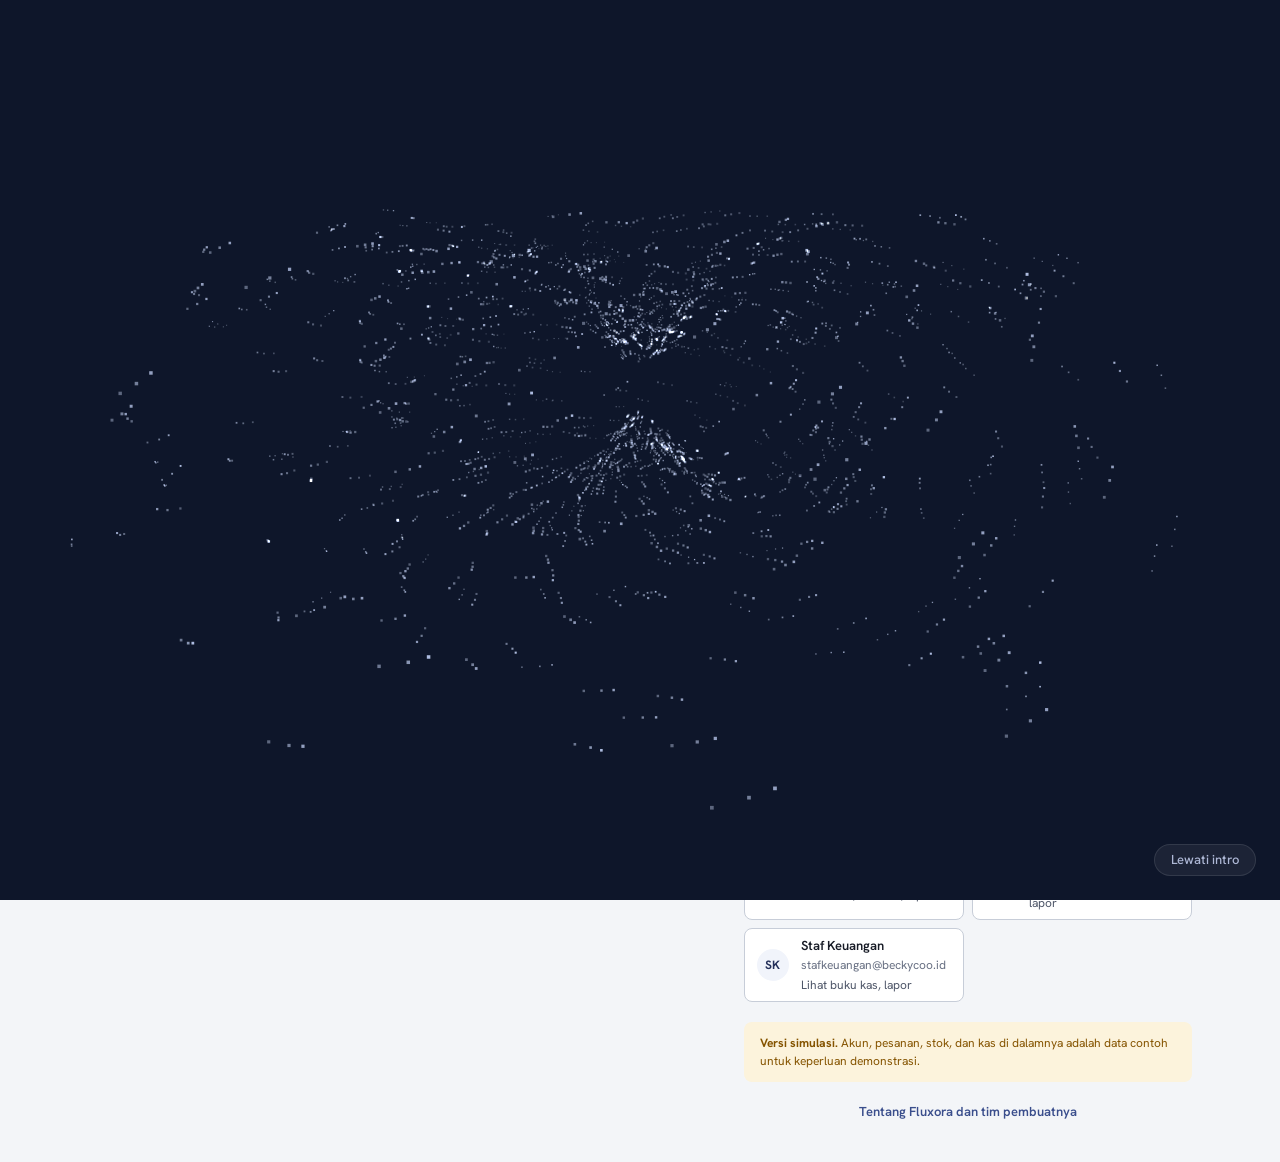
<file: index.html>
<!doctype html>
<html lang="id">
<head>
  <meta charset="utf-8">
  <meta name="viewport" content="width=device-width, initial-scale=1">
  <title>Fluxora — Stok & Pesanan Beckycoo</title>
  <meta name="description" content="Fluxora: sinkronisasi stok Shopee & Tokopedia, pencatatan pesanan, buku kas otomatis, dan forecast produksi untuk Beckycoo.">
  <link rel="icon" href="data:image/svg+xml,%3Csvg xmlns='http://www.w3.org/2000/svg' viewBox='0 0 64 64'%3E%3Crect width='64' height='64' rx='15' fill='%2318213a'/%3E%3Cg fill='none' stroke-linecap='round' stroke-width='4.4'%3E%3Cpath d='M16 52 V27 C16 17.5 22.5 11 32 11 H48' stroke='%23fff'/%3E%3Cpath d='M22 52 V28 C22 21.5 26 17 32.5 17 H48' stroke='%23fff'/%3E%3Cpath d='M28 52 V37 C28 32 31 29 36 29 H42' stroke='%23f2c14e'/%3E%3C/g%3E%3C/svg%3E">
  <link rel="stylesheet" href="css/tokens.css?v=s2c">
  <link rel="stylesheet" href="css/app.css?v=s2c">
</head>
<body class="is-auth">

  <!-- ============================================================ LOGIN -->
  <div class="auth" id="auth">
    <section class="auth-art" aria-hidden="false">
      <div class="brand">
        <span class="brand-mark" data-logo></span>
        <div><div class="brand-word">fluxora</div><div class="brand-for">untuk Beckycoo</div></div>
      </div>

      <!-- One orchestrated loop: an order lands on one marketplace, travels the thread to the
           warehouse tag, and the same number reaches the other marketplace. -->
      <figure class="sync-scene" id="sync-scene" aria-label="Ilustrasi: satu label stok gudang terhubung ke listing Shopee dan Tokopedia. Setiap pesanan mengurangi angka yang sama di ketiganya.">
        <div class="sync-stage">
        <svg class="sync-threads" viewBox="0 0 600 344" aria-hidden="true">
          <path id="th-shp" d="" />
          <path id="th-tkp" d="" />
          <path class="hang" id="th-hang" d="" />
          <circle class="pulse" id="sync-pulse" r="6" cx="-20" cy="-20" />
          <circle class="pulse" id="sync-pulse2" r="6" cx="-20" cy="-20" />
        </svg>

        <div class="hangtag" aria-hidden="true">
          <span class="hangtag-hole"></span>
          <div class="hangtag-name">Kaos Oversize Sunday</div>
          <div class="hangtag-var">Hitam</div>
          <div class="hangtag-lbl">Stok gudang per ukuran</div>
          <div class="hangtag-sizes">
            <span><i>S</i><b>9</b></span>
            <span class="is-live"><i>M</i><b data-n="tag">14</b></span>
            <span><i>L</i><b>11</b></span>
            <span><i>XL</i><b>6</b></span>
          </div>
        </div>

        <div class="listing shp" aria-hidden="true">
          <div class="listing-h"><span class="mk"></span>Shopee<em class="listing-ev" data-ev="shopee"></em></div>
          <div class="listing-p">Kaos Oversize Sunday, M</div>
          <div class="listing-n"><b data-n="shopee">14</b><span>tersedia</span></div>
        </div>
        <div class="listing tkp" aria-hidden="true">
          <div class="listing-h"><span class="mk"></span>Tokopedia<em class="listing-ev" data-ev="tokopedia"></em></div>
          <div class="listing-p">Kaos Oversize Sunday, M</div>
          <div class="listing-n"><b data-n="tokopedia">14</b><span>tersedia</span></div>
        </div>
        </div>

        <figcaption class="sync-cap" id="sync-cap">Satu angka stok dipakai bersama oleh gudang, Shopee, dan Tokopedia.</figcaption>
      </figure>

      <div class="auth-copy">
        <h2>Satu angka stok untuk Shopee dan Tokopedia.</h2>
        <p>Pesanan, stok per ukuran, buku kas, dan rencana produksi ke maklon cukup dicatat satu kali, lalu otomatis saling terhubung.</p>
        <ul class="auth-points">
          <li><span class="pt-ic"><svg width="18" height="18" viewBox="0 0 24 24" fill="none" stroke="currentColor" stroke-width="1.8" stroke-linecap="round" stroke-linejoin="round" aria-hidden="true"><rect x="4" y="4" width="7" height="7" rx="1.5"/><rect x="13" y="4" width="7" height="7" rx="1.5"/><rect x="4" y="13" width="7" height="7" rx="1.5"/><rect x="13" y="13" width="7" height="7" rx="1.5"/></svg></span><span><b>Stok terintegrasi</b>Per model dan ukuran S–XL, tanpa overselling</span></li>
          <li><span class="pt-ic"><svg width="18" height="18" viewBox="0 0 24 24" fill="none" stroke="currentColor" stroke-width="1.8" stroke-linecap="round" stroke-linejoin="round" aria-hidden="true"><path d="M4 7h15a1 1 0 0 1 1 1v11H5a1 1 0 0 1-1-1z"/><path d="M4 7l11-3v3"/><circle cx="16" cy="13.5" r="1.2"/></svg></span><span><b>Keuangan otomatis</b>Buku kas terisi sendiri dari stok dan pesanan</span></li>
          <li><span class="pt-ic"><svg width="18" height="18" viewBox="0 0 24 24" fill="none" stroke="currentColor" stroke-width="1.8" stroke-linecap="round" stroke-linejoin="round" aria-hidden="true"><path d="M4 18l6-6 4 3 6-8"/><path d="M15 7h5v5"/></svg></span><span><b>Forecast produksi</b>Rekomendasi jumlah pesanan ke maklon</span></li>
        </ul>
      </div>
      <div class="auth-art-foot"><span>Prototipe simulasi oleh Kelompok 5</span><a href="about.html">Tentang tim</a></div>
    </section>

    <section class="auth-form-wrap">
      <form class="auth-form" id="login-form" novalidate>
        <div>
          <h1>Masuk ke Fluxora</h1>
          <p class="lead">Gunakan akun tim Beckycoo sesuai peran Anda.</p>
        </div>
        <div class="auth-error" id="login-error" role="alert" hidden></div>
        <label class="field field-lg" id="f-email">
          <span>Email</span>
          <input id="login-email" type="email" autocomplete="username" placeholder="nama@beckycoo.id" required>
        </label>
        <label class="field field-lg" id="f-pass">
          <span>Kata sandi</span>
          <span class="pw-wrap">
            <input id="login-pass" type="password" autocomplete="current-password" required>
            <button type="button" class="pw-toggle" id="pw-toggle" aria-label="Tampilkan kata sandi" aria-pressed="false">Lihat</button>
          </span>
        </label>
        <div class="auth-row">
          <label class="check"><input type="checkbox" id="login-remember" checked> Tetap masuk di perangkat ini</label>
        </div>
        <button class="btn primary lg block" type="submit" id="login-go">Masuk</button>

        <div class="demo">
          <div class="demo-h">Akun simulasi per peran. Semua memakai kata sandi <b>beckycoo</b>; pilih salah satu untuk mengisi otomatis.</div>
          <div class="demo-list" id="demo-list"></div>
        </div>
        <p class="auth-sim-note"><b>Versi simulasi.</b> Akun, pesanan, stok, dan kas di dalamnya adalah data contoh untuk keperluan demonstrasi.</p>
        <a class="auth-about" href="about.html">Tentang Fluxora dan tim pembuatnya</a>
      </form>
    </section>
  </div>

  <!-- ============================================================== APP -->
  <div class="app">
    <aside class="rail">
      <div class="brand">
        <span class="brand-mark" data-logo></span>
        <div><div class="brand-word">fluxora</div><div class="brand-for">Beckycoo</div></div>
      </div>
      <nav class="nav" aria-label="Menu utama"></nav>
      <div class="rail-foot"></div>
    </aside>

    <div class="main">
      <div class="sim-note" id="sim-note" role="note">
        <svg width="16" height="16" viewBox="0 0 24 24" fill="none" stroke="currentColor" stroke-width="1.8" stroke-linecap="round" stroke-linejoin="round" aria-hidden="true"><path d="M9 3h6M10 3v6L5 19a1 1 0 0 0 1 1.5h12A1 1 0 0 0 19 19l-5-10V3"/><path d="M7.5 14h9"/></svg>
        <span><b>Mode simulasi.</b> Seluruh pesanan, stok, dan transaksi di aplikasi ini adalah data contoh, bukan data toko Beckycoo yang sebenarnya, dan belum terhubung ke Shopee maupun Tokopedia.</span>
        <span class="sim-note-actions"><button type="button" class="link-btn" id="sim-note-more">Selengkapnya</button><button type="button" class="link-btn" id="sim-note-hide" aria-label="Sembunyikan pemberitahuan simulasi">Sembunyikan</button></span>
      </div>
      <header class="top">
        <div class="top-title"></div>
        <div class="spacer"></div>
        <button type="button" class="sim-chip" id="sim-chip" title="Tampilkan kembali pemberitahuan mode simulasi">Data simulasi</button>
        <div class="sim" role="group" aria-label="Simulasi pesanan marketplace">
          <span class="lbl">Simulasi pesanan</span>
          <button data-sim="shopee" title="Kirim satu pesanan dari Shopee"><span class="sw shopee"></span>Pesanan Shopee</button>
          <button data-sim="tokopedia" title="Kirim satu pesanan dari Tokopedia"><span class="sw tokopedia"></span>Pesanan Tokopedia</button>
          <button data-sim="race" title="Dua pembeli di dua marketplace membeli unit terakhir pada saat yang sama">Uji stok terakhir</button>
          <button data-sim="live" title="Pesanan masuk otomatis setiap 5 detik">Otomatis</button>
        </div>
        <button class="bell" aria-label="Perlu perhatian">
          <svg width="18" height="18" viewBox="0 0 24 24" fill="none" stroke="currentColor" stroke-width="1.8" stroke-linecap="round" stroke-linejoin="round" aria-hidden="true"><path d="M6 8a6 6 0 0 1 12 0c0 7 3 8 3 8H3s3-1 3-8"/><path d="M10 20a2 2 0 0 0 4 0"/></svg>
          <span class="badge" hidden>0</span>
        </button>
      </header>
      <main class="view" id="view"></main>
    </div>
  </div>

  <script src="js/util.js?v=s2c"></script>
  <script src="data/demo-data.js?v=s2c"></script>
  <script src="js/seed.js?v=s2c"></script>
  <script src="js/store.js?v=s2c"></script>
  <script src="js/forecast.js?v=s2c"></script>
  <script src="js/ui.js?v=s2c"></script>
  <script src="js/reports.js?v=s2c"></script>
  <script src="js/views/ringkasan.js?v=s2c"></script>
  <script src="js/views/stok.js?v=s2c"></script>
  <script src="js/views/pesanan.js?v=s2c"></script>
  <script src="js/views/masuk.js?v=s2c"></script>
  <script src="js/views/keuangan.js?v=s2c"></script>
  <script src="js/views/forecast.js?v=s2c"></script>
  <script src="js/views/lainnya.js?v=s2c"></script>
  <script src="js/modules.js?v=s2c"></script>
  <script src="js/views/panduan.js?v=s2c"></script>
  <script src="js/intro.js?v=s2c"></script>
  <script src="js/auth.js?v=s2c"></script>
  <script src="js/tour.js?v=s2c"></script>
  <script src="js/arrivals.js?v=s2c"></script>
  <script src="js/app.js?v=s2c"></script>
</body>
</html>
</file>
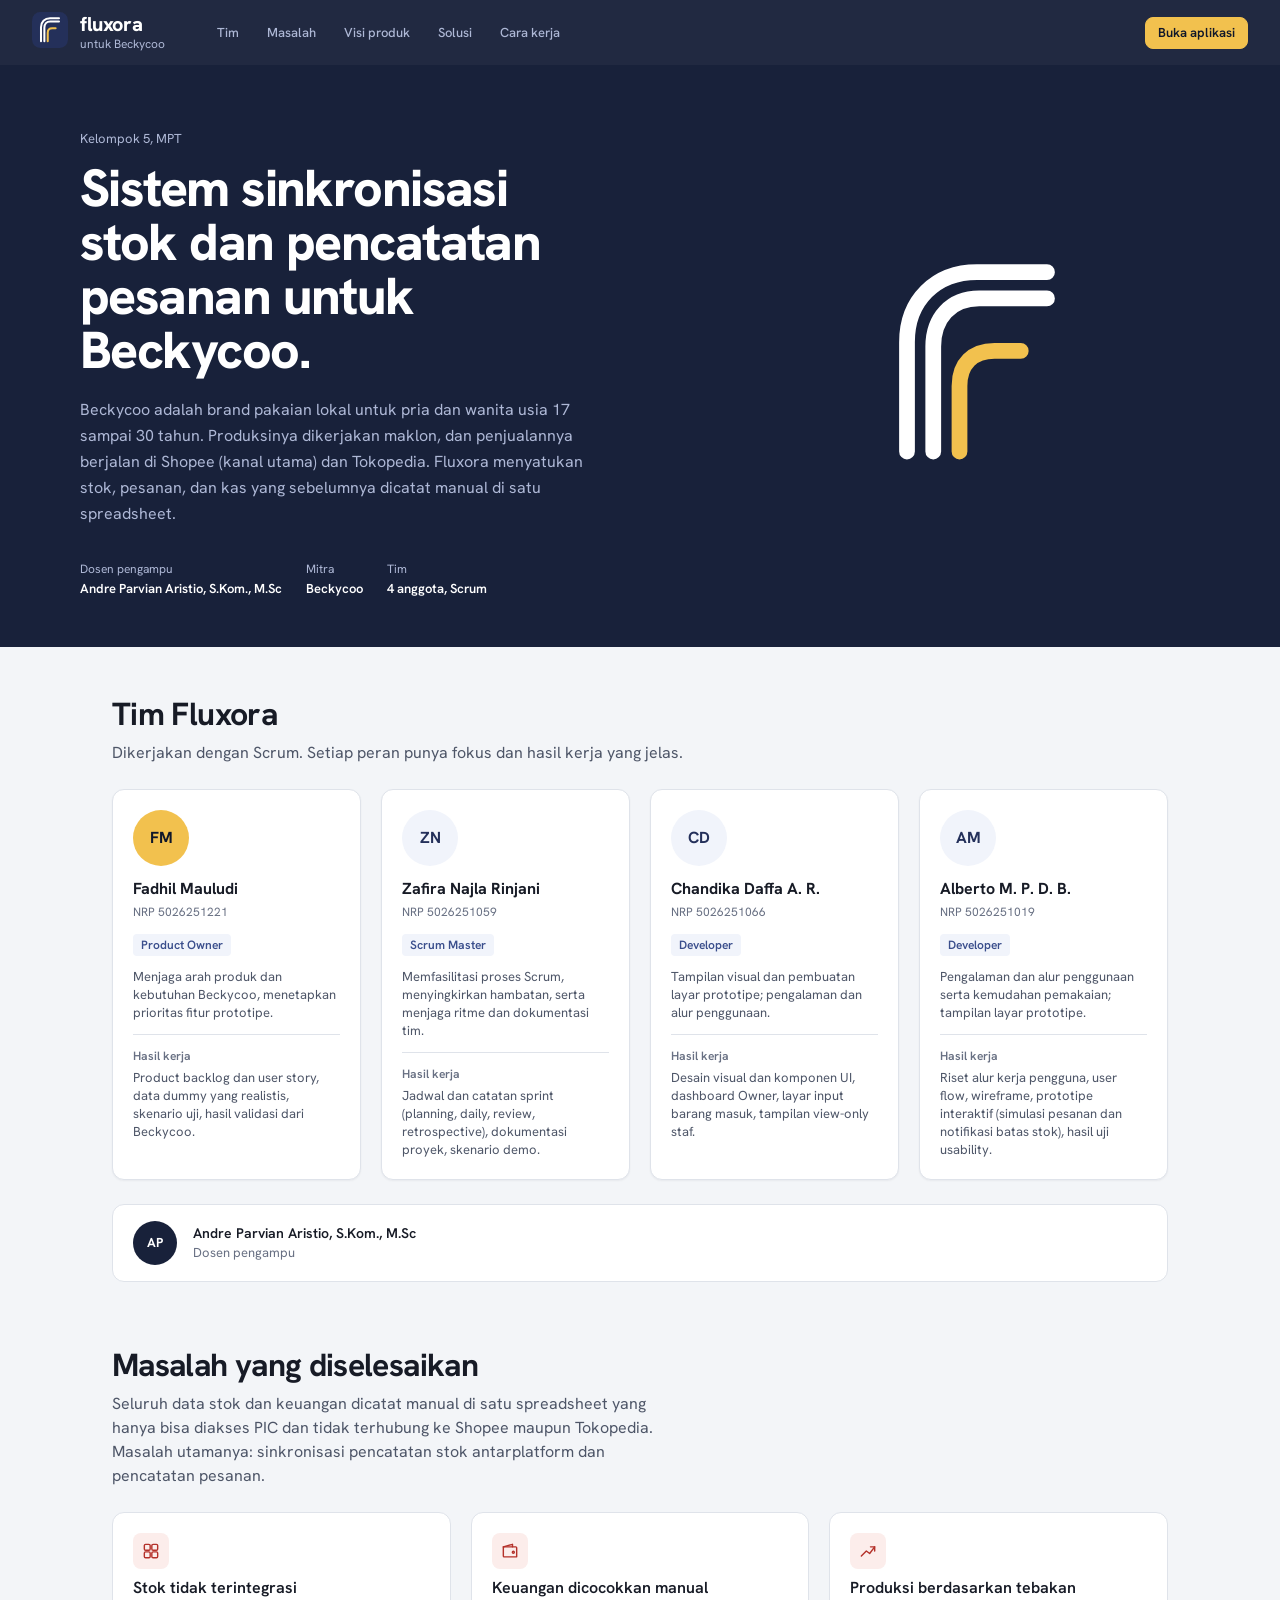
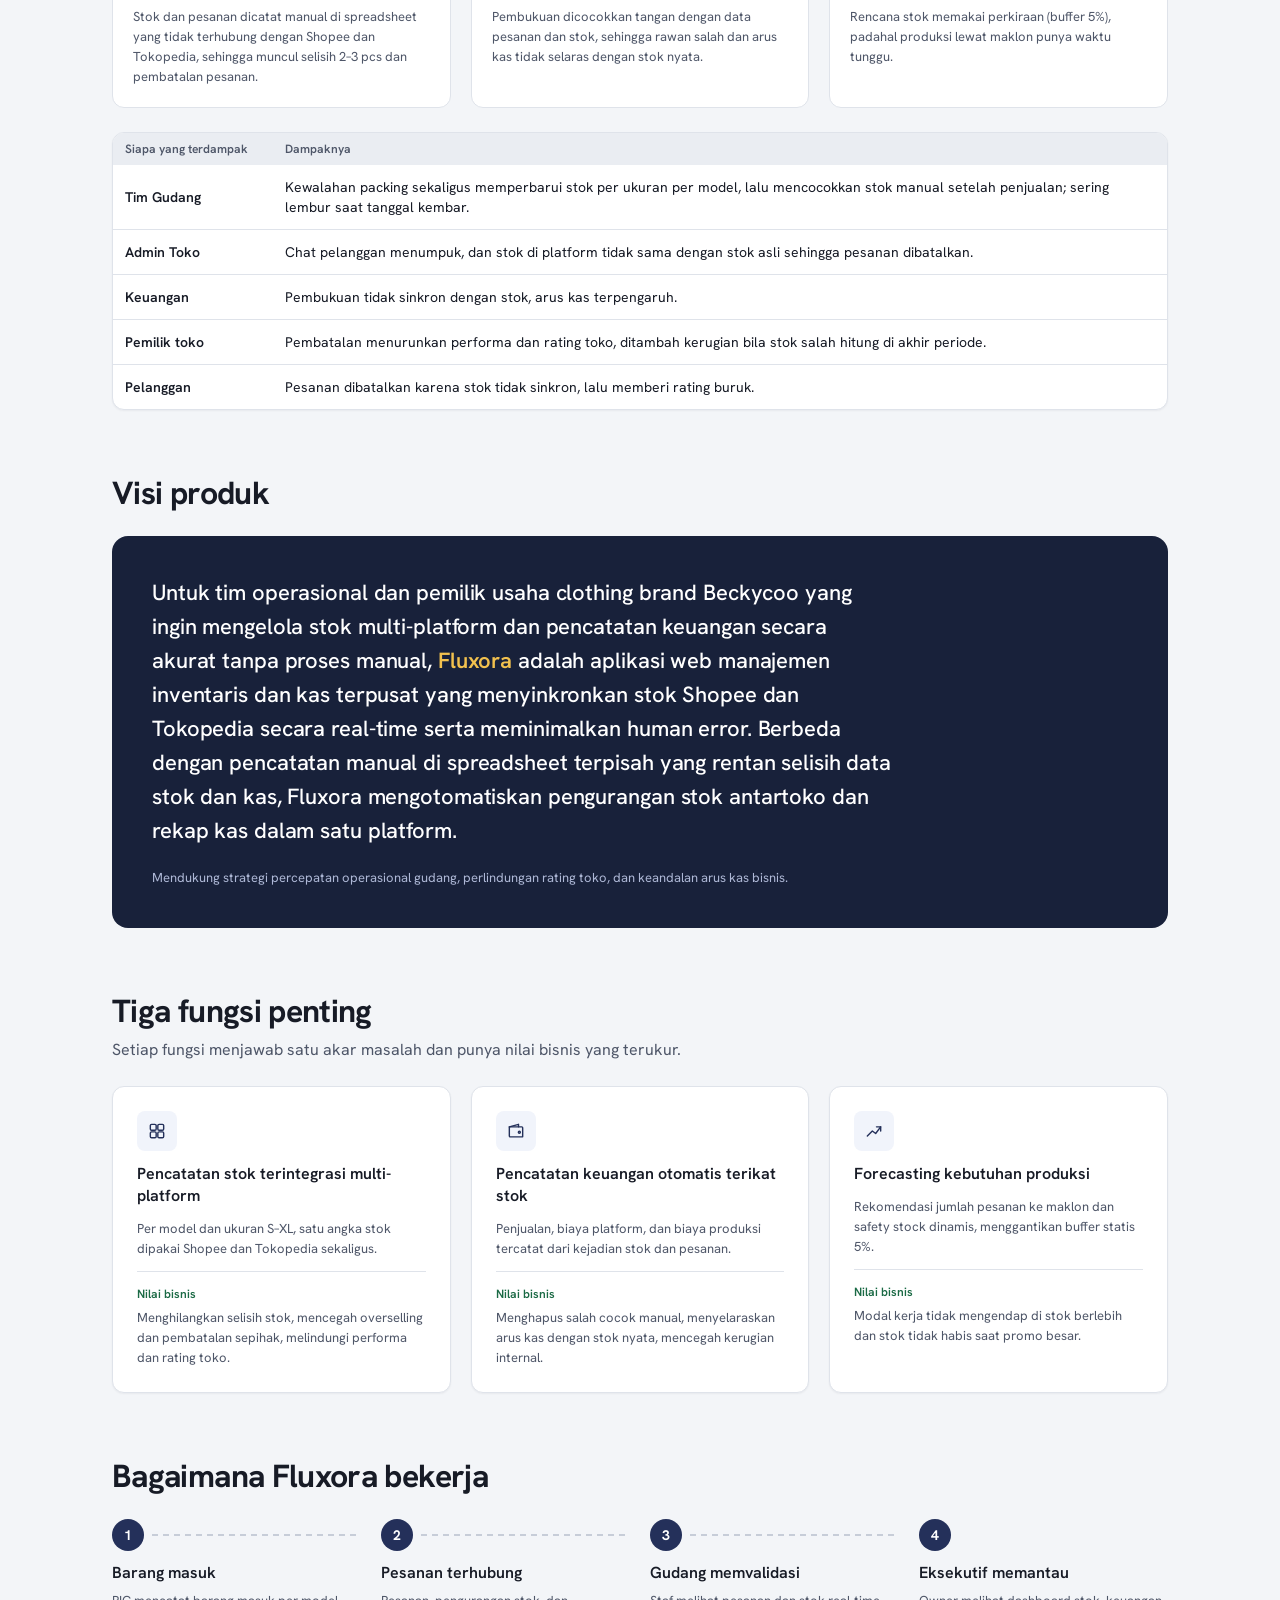
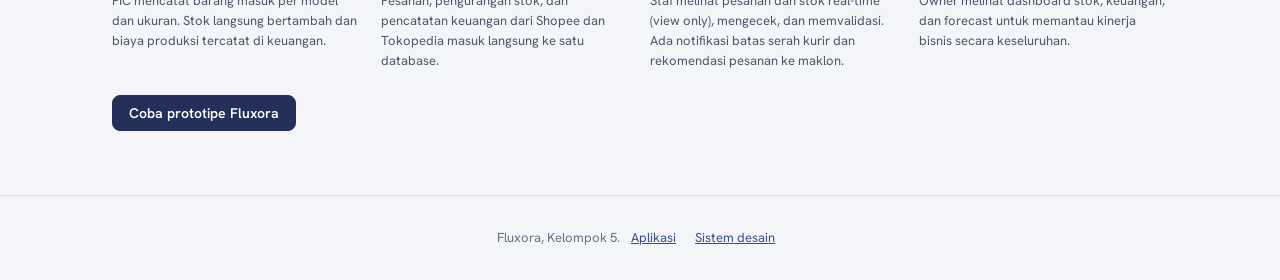
<file: about.html>
<!doctype html>
<html lang="id">
<head>
  <meta charset="utf-8">
  <meta name="viewport" content="width=device-width, initial-scale=1">
  <title>Tentang Fluxora — Tim Kelompok 5</title>
  <meta name="description" content="Fluxora: sistem sinkronisasi stok dan pencatatan pesanan untuk Beckycoo. Dibuat oleh Kelompok 5.">
  <link rel="icon" href="assets/logo/fluxora-mark.svg" type="image/svg+xml">
  <link rel="stylesheet" href="css/tokens.css?v=s2c">
  <link rel="stylesheet" href="css/app.css?v=s2c">
  <style>
    body { background: var(--color-surface-canvas); }
    .ab-top { position: sticky; top: 0; z-index: var(--z-sticky); display: flex; align-items: center; gap: var(--space-4); padding: var(--space-3) var(--space-8); background: rgb(24 33 58 / 0.96); backdrop-filter: blur(8px); color: var(--color-text-on-inverse); }
    .ab-top .brand { padding: 0; }
    .ab-top nav { display: flex; gap: var(--space-1); margin-left: var(--space-6); }
    .ab-top nav a { color: var(--color-text-on-inverse-muted); text-decoration: none; font-size: var(--font-size-small); font-weight: var(--font-weight-medium); padding: var(--space-2) var(--space-3); border-radius: var(--radius-md); }
    .ab-top nav a:hover { background: var(--color-surface-inverse-raised); color: var(--color-text-on-inverse); }
    .ab-top .spacer { flex: 1; }
    .ab-top .btn.primary { background: var(--color-accent); border-color: var(--color-accent); color: var(--ref-denim-950); }
    .ab-top .btn.primary:hover { background: var(--ref-thread-600); border-color: var(--ref-thread-600); }

    .ab-hero { background: var(--color-surface-inverse); color: var(--color-text-on-inverse); padding: var(--space-16) var(--space-8) var(--space-12); }
    .ab-hero-in { max-width: 1120px; margin: 0 auto; display: grid; grid-template-columns: minmax(0, 1.4fr) minmax(240px, 1fr); gap: var(--space-12); align-items: center; }
    .ab-kicker { font-size: var(--font-size-small); color: var(--color-text-on-inverse-muted); }
    .ab-hero h1 { font-size: 52px; line-height: 54px; font-weight: var(--font-weight-display); letter-spacing: -0.03em; margin-top: var(--space-3); max-width: 16ch; }
    .ab-hero p { color: var(--color-text-on-inverse-muted); font-size: var(--font-size-title-sm); line-height: 26px; max-width: 56ch; margin: var(--space-5) 0 0; }
    .ab-meta { display: flex; flex-wrap: wrap; gap: var(--space-6); margin-top: var(--space-8); font-size: var(--font-size-small); }
    .ab-meta div span { display: block; color: var(--color-text-on-inverse-muted); font-size: var(--font-size-caption); }
    .ab-meta b { font-weight: var(--font-weight-semibold); }
    .ab-mark { justify-self: center; }
    .ab-mark svg { width: min(280px, 60vw); height: auto; display: block; }

    .ab-main { max-width: 1120px; margin: 0 auto; padding: var(--space-12) var(--space-8) var(--space-16); display: grid; gap: var(--space-16); }
    .ab-sec { display: grid; gap: var(--space-6); scroll-margin-top: 88px; }
    .ab-sec > header h2 { font-size: 32px; line-height: 38px; font-weight: var(--font-weight-bold); letter-spacing: -0.02em; }
    .ab-sec > header p { color: var(--color-text-secondary); max-width: 64ch; margin: var(--space-2) 0 0; font-size: var(--font-size-title-sm); line-height: 24px; }

    .team { display: grid; grid-template-columns: repeat(4, minmax(0, 1fr)); gap: var(--space-5); }
    .member { background: var(--color-surface-raised); border: 1px solid var(--color-border-subtle); border-radius: var(--radius-lg); box-shadow: var(--elevation-1); padding: var(--space-5); display: grid; gap: var(--space-3); align-content: start; }
    .member .av { width: 56px; height: 56px; border-radius: 50%; display: grid; place-items: center; font-weight: var(--font-weight-bold); font-size: var(--font-size-title-sm); background: var(--color-surface-selected); color: var(--color-action-primary); }
    .member.lead .av { background: var(--color-accent); color: var(--ref-denim-950); }
    .member .nm { font-size: var(--font-size-title-sm); line-height: 22px; font-weight: var(--font-weight-bold); }
    .member .id { font-size: var(--font-size-caption); color: var(--color-text-tertiary); margin-top: 2px; }
    .member .role { justify-self: start; }
    .member p { margin: 0; font-size: var(--font-size-small); line-height: var(--line-height-small); color: var(--color-text-secondary); }
    .member .out { border-top: 1px solid var(--color-border-subtle); padding-top: var(--space-3); }
    .member .out b { display: block; font-size: var(--font-size-caption); color: var(--color-text-tertiary); font-weight: var(--font-weight-semibold); margin-bottom: var(--space-1); }

    .advisor { display: flex; align-items: center; gap: var(--space-4); padding: var(--space-4) var(--space-5); background: var(--color-surface-raised); border: 1px solid var(--color-border-subtle); border-radius: var(--radius-lg); }
    .advisor .av { width: 44px; height: 44px; border-radius: 50%; display: grid; place-items: center; background: var(--color-surface-inverse); color: var(--color-text-on-inverse); font-weight: var(--font-weight-bold); font-size: var(--font-size-small); }

    .roots { display: grid; grid-template-columns: repeat(3, minmax(0, 1fr)); gap: var(--space-5); }
    .root { padding: var(--space-5); border-radius: var(--radius-lg); background: var(--color-surface-raised); border: 1px solid var(--color-border-subtle); display: grid; gap: var(--space-2); align-content: start; }
    .root .ic { width: 36px; height: 36px; border-radius: var(--radius-md); display: grid; place-items: center; background: var(--color-status-critical-bg); color: var(--color-status-critical); }
    .root h3, .fn h3 { font-size: var(--font-size-title-sm); line-height: 22px; font-weight: var(--font-weight-semibold); }
    .root p, .fn p { margin: 0; color: var(--color-text-secondary); font-size: var(--font-size-small); line-height: 20px; }
    .who { width: 100%; }
    .who td:first-child { font-weight: var(--font-weight-semibold); white-space: nowrap; width: 160px; }

    .vision { background: var(--color-surface-inverse); color: var(--color-text-on-inverse); border-radius: var(--radius-xl); padding: var(--space-10) var(--space-10); }
    .vision blockquote { margin: 0; font-size: 22px; line-height: 34px; font-weight: var(--font-weight-medium); letter-spacing: -0.005em; max-width: 62ch; }
    .vision blockquote b { color: var(--color-accent); font-weight: var(--font-weight-semibold); }
    .vision cite { display: block; margin-top: var(--space-5); color: var(--color-text-on-inverse-muted); font-style: normal; font-size: var(--font-size-small); }

    .fns { display: grid; grid-template-columns: repeat(3, minmax(0, 1fr)); gap: var(--space-5); }
    .fn { background: var(--color-surface-raised); border: 1px solid var(--color-border-subtle); border-radius: var(--radius-lg); box-shadow: var(--elevation-1); padding: var(--space-6); display: grid; gap: var(--space-3); align-content: start; }
    .fn .ic { width: 40px; height: 40px; border-radius: var(--radius-md); display: grid; place-items: center; background: var(--color-surface-selected); color: var(--color-action-primary); }
    .fn .val { border-top: 1px solid var(--color-border-subtle); padding-top: var(--space-3); }
    .fn .val b { display: block; font-size: var(--font-size-caption); color: var(--color-status-success); font-weight: var(--font-weight-semibold); margin-bottom: var(--space-1); }

    .how { list-style: none; margin: 0; padding: 0; display: grid; grid-template-columns: repeat(4, minmax(0, 1fr)); gap: var(--space-5); }
    .how li { position: relative; padding-top: var(--space-6); }
    .how li::before { content: ''; position: absolute; top: 15px; left: 40px; right: 0; height: 2px; background: repeating-linear-gradient(90deg, var(--color-border-default) 0 6px, transparent 6px 11px); }
    .how li:last-child::before { display: none; }
    .how .n { position: absolute; top: 0; left: 0; width: 32px; height: 32px; border-radius: 50%; display: grid; place-items: center; background: var(--color-action-primary); color: var(--color-text-on-action); font-weight: var(--font-weight-bold); }
    .how h3 { font-size: var(--font-size-title-sm); font-weight: var(--font-weight-semibold); margin-top: var(--space-5); }
    .how p { margin: var(--space-2) 0 0; color: var(--color-text-secondary); font-size: var(--font-size-small); line-height: 20px; }

    .ab-foot { border-top: 1px solid var(--color-border-subtle); padding: var(--space-8); text-align: center; color: var(--color-text-tertiary); font-size: var(--font-size-small); }
    .ab-foot a { margin: 0 var(--space-2); }

    @media (max-width: 1080px) {
      .team { grid-template-columns: repeat(2, minmax(0, 1fr)); }
      .how { grid-template-columns: repeat(2, minmax(0, 1fr)); }
      .how li:nth-child(2)::before { display: none; }
    }
    @media (max-width: 860px) {
      .ab-top { padding: var(--space-3) var(--space-4); } .ab-top nav { display: none; }
      .ab-hero { padding: var(--space-10) var(--space-5); } .ab-hero-in { grid-template-columns: 1fr; gap: var(--space-8); }
      .ab-hero h1 { font-size: 36px; line-height: 40px; } .ab-mark { justify-self: start; } .ab-mark svg { width: 140px; }
      .ab-main { padding: var(--space-8) var(--space-5) var(--space-12); gap: var(--space-12); }
      .roots, .fns { grid-template-columns: 1fr; } .vision { padding: var(--space-6); } .vision blockquote { font-size: 18px; line-height: 28px; }
      .who td:first-child { width: auto; }
    }
    @media (max-width: 560px) { .team, .how { grid-template-columns: 1fr; } .how li::before { display: none; } }
  </style>
</head>
<body>
  <header class="ab-top">
    <a href="index.html" class="brand" style="text-decoration:none;color:inherit"><span class="brand-mark" id="logo"></span><div><div class="brand-word">fluxora</div><div class="brand-for">untuk Beckycoo</div></div></a>
    <nav aria-label="Bagian halaman"><a href="#tim">Tim</a><a href="#masalah">Masalah</a><a href="#visi">Visi produk</a><a href="#solusi">Solusi</a><a href="#cara-kerja">Cara kerja</a></nav>
    <span class="spacer"></span>
    <a class="btn primary sm" href="index.html">Buka aplikasi</a>
  </header>

  <section class="ab-hero">
    <div class="ab-hero-in">
      <div>
        <div class="ab-kicker">Kelompok 5, MPT</div>
        <h1>Sistem sinkronisasi stok dan pencatatan pesanan untuk Beckycoo.</h1>
        <p>Beckycoo adalah brand pakaian lokal untuk pria dan wanita usia 17 sampai 30 tahun. Produksinya dikerjakan maklon, dan penjualannya berjalan di Shopee (kanal utama) dan Tokopedia. Fluxora menyatukan stok, pesanan, dan kas yang sebelumnya dicatat manual di satu spreadsheet.</p>
        <div class="ab-meta">
          <div><span>Dosen pengampu</span><b>Andre Parvian Aristio, S.Kom., M.Sc</b></div>
          <div><span>Mitra</span><b>Beckycoo</b></div>
          <div><span>Tim</span><b>4 anggota, Scrum</b></div>
        </div>
      </div>
      <div class="ab-mark" id="hero-mark" aria-hidden="true"></div>
    </div>
  </section>

  <main class="ab-main">
    <section class="ab-sec" id="tim">
      <header><h2>Tim Fluxora</h2><p>Dikerjakan dengan Scrum. Setiap peran punya fokus dan hasil kerja yang jelas.</p></header>
      <div class="team">
        <article class="member lead">
          <span class="av">FM</span>
          <div><div class="nm">Fadhil Mauludi</div><div class="id">NRP 5026251221</div></div>
          <span class="lvl info role">Product Owner</span>
          <p>Menjaga arah produk dan kebutuhan Beckycoo, menetapkan prioritas fitur prototipe.</p>
          <p class="out"><b>Hasil kerja</b>Product backlog dan user story, data dummy yang realistis, skenario uji, hasil validasi dari Beckycoo.</p>
        </article>
        <article class="member">
          <span class="av">ZN</span>
          <div><div class="nm">Zafira Najla Rinjani</div><div class="id">NRP 5026251059</div></div>
          <span class="lvl info role">Scrum Master</span>
          <p>Memfasilitasi proses Scrum, menyingkirkan hambatan, serta menjaga ritme dan dokumentasi tim.</p>
          <p class="out"><b>Hasil kerja</b>Jadwal dan catatan sprint (planning, daily, review, retrospective), dokumentasi proyek, skenario demo.</p>
        </article>
        <article class="member">
          <span class="av">CD</span>
          <div><div class="nm">Chandika Daffa A. R.</div><div class="id">NRP 5026251066</div></div>
          <span class="lvl info role">Developer</span>
          <p>Tampilan visual dan pembuatan layar prototipe; pengalaman dan alur penggunaan.</p>
          <p class="out"><b>Hasil kerja</b>Desain visual dan komponen UI, dashboard Owner, layar input barang masuk, tampilan view-only staf.</p>
        </article>
        <article class="member">
          <span class="av">AM</span>
          <div><div class="nm">Alberto M. P. D. B.</div><div class="id">NRP 5026251019</div></div>
          <span class="lvl info role">Developer</span>
          <p>Pengalaman dan alur penggunaan serta kemudahan pemakaian; tampilan layar prototipe.</p>
          <p class="out"><b>Hasil kerja</b>Riset alur kerja pengguna, user flow, wireframe, prototipe interaktif (simulasi pesanan dan notifikasi batas stok), hasil uji usability.</p>
        </article>
      </div>
      <div class="advisor"><span class="av">AP</span><div><div style="font-weight:var(--font-weight-semibold)">Andre Parvian Aristio, S.Kom., M.Sc</div><div class="muted" style="font-size:var(--font-size-small)">Dosen pengampu</div></div></div>
    </section>

    <section class="ab-sec" id="masalah">
      <header><h2>Masalah yang diselesaikan</h2><p>Seluruh data stok dan keuangan dicatat manual di satu spreadsheet yang hanya bisa diakses PIC dan tidak terhubung ke Shopee maupun Tokopedia. Masalah utamanya: sinkronisasi pencatatan stok antarplatform dan pencatatan pesanan.</p></header>
      <div class="roots">
        <div class="root"><span class="ic" data-ic="grid"></span><h3>Stok tidak terintegrasi</h3><p>Stok dan pesanan dicatat manual di spreadsheet yang tidak terhubung dengan Shopee dan Tokopedia, sehingga muncul selisih 2–3 pcs dan pembatalan pesanan.</p></div>
        <div class="root"><span class="ic" data-ic="wallet"></span><h3>Keuangan dicocokkan manual</h3><p>Pembukuan dicocokkan tangan dengan data pesanan dan stok, sehingga rawan salah dan arus kas tidak selaras dengan stok nyata.</p></div>
        <div class="root"><span class="ic" data-ic="trend"></span><h3>Produksi berdasarkan tebakan</h3><p>Rencana stok memakai perkiraan (buffer 5%), padahal produksi lewat maklon punya waktu tunggu.</p></div>
      </div>
      <div class="panel scroll-x"><table class="t who"><thead><tr><th>Siapa yang terdampak</th><th>Dampaknya</th></tr></thead><tbody>
        <tr><td>Tim Gudang</td><td>Kewalahan packing sekaligus memperbarui stok per ukuran per model, lalu mencocokkan stok manual setelah penjualan; sering lembur saat tanggal kembar.</td></tr>
        <tr><td>Admin Toko</td><td>Chat pelanggan menumpuk, dan stok di platform tidak sama dengan stok asli sehingga pesanan dibatalkan.</td></tr>
        <tr><td>Keuangan</td><td>Pembukuan tidak sinkron dengan stok, arus kas terpengaruh.</td></tr>
        <tr><td>Pemilik toko</td><td>Pembatalan menurunkan performa dan rating toko, ditambah kerugian bila stok salah hitung di akhir periode.</td></tr>
        <tr><td>Pelanggan</td><td>Pesanan dibatalkan karena stok tidak sinkron, lalu memberi rating buruk.</td></tr>
      </tbody></table></div>
    </section>

    <section class="ab-sec" id="visi">
      <header><h2>Visi produk</h2></header>
      <div class="vision">
        <blockquote>Untuk tim operasional dan pemilik usaha clothing brand Beckycoo yang ingin mengelola stok multi-platform dan pencatatan keuangan secara akurat tanpa proses manual, <b>Fluxora</b> adalah aplikasi web manajemen inventaris dan kas terpusat yang menyinkronkan stok Shopee dan Tokopedia secara real-time serta meminimalkan human error. Berbeda dengan pencatatan manual di spreadsheet terpisah yang rentan selisih data stok dan kas, Fluxora mengotomatiskan pengurangan stok antartoko dan rekap kas dalam satu platform.</blockquote>
        <cite>Mendukung strategi percepatan operasional gudang, perlindungan rating toko, dan keandalan arus kas bisnis.</cite>
      </div>
    </section>

    <section class="ab-sec" id="solusi">
      <header><h2>Tiga fungsi penting</h2><p>Setiap fungsi menjawab satu akar masalah dan punya nilai bisnis yang terukur.</p></header>
      <div class="fns">
        <div class="fn"><span class="ic" data-ic="grid"></span><h3>Pencatatan stok terintegrasi multi-platform</h3><p>Per model dan ukuran S–XL, satu angka stok dipakai Shopee dan Tokopedia sekaligus.</p><p class="val"><b>Nilai bisnis</b>Menghilangkan selisih stok, mencegah overselling dan pembatalan sepihak, melindungi performa dan rating toko.</p></div>
        <div class="fn"><span class="ic" data-ic="wallet"></span><h3>Pencatatan keuangan otomatis terikat stok</h3><p>Penjualan, biaya platform, dan biaya produksi tercatat dari kejadian stok dan pesanan.</p><p class="val"><b>Nilai bisnis</b>Menghapus salah cocok manual, menyelaraskan arus kas dengan stok nyata, mencegah kerugian internal.</p></div>
        <div class="fn"><span class="ic" data-ic="trend"></span><h3>Forecasting kebutuhan produksi</h3><p>Rekomendasi jumlah pesanan ke maklon dan safety stock dinamis, menggantikan buffer statis 5%.</p><p class="val"><b>Nilai bisnis</b>Modal kerja tidak mengendap di stok berlebih dan stok tidak habis saat promo besar.</p></div>
      </div>
    </section>

    <section class="ab-sec" id="cara-kerja">
      <header><h2>Bagaimana Fluxora bekerja</h2></header>
      <ol class="how">
        <li><span class="n">1</span><h3>Barang masuk</h3><p>PIC mencatat barang masuk per model dan ukuran. Stok langsung bertambah dan biaya produksi tercatat di keuangan.</p></li>
        <li><span class="n">2</span><h3>Pesanan terhubung</h3><p>Pesanan, pengurangan stok, dan pencatatan keuangan dari Shopee dan Tokopedia masuk langsung ke satu database.</p></li>
        <li><span class="n">3</span><h3>Gudang memvalidasi</h3><p>Staf melihat pesanan dan stok real-time (view only), mengecek, dan memvalidasi. Ada notifikasi batas serah kurir dan rekomendasi pesanan ke maklon.</p></li>
        <li><span class="n">4</span><h3>Eksekutif memantau</h3><p>Owner melihat dashboard stok, keuangan, dan forecast untuk memantau kinerja bisnis secara keseluruhan.</p></li>
      </ol>
      <div><a class="btn primary" href="index.html">Coba prototipe Fluxora</a></div>
    </section>
  </main>

  <footer class="ab-foot">Fluxora, Kelompok 5. <a href="index.html">Aplikasi</a> <a href="docs/design-system.html">Sistem desain</a></footer>

  <script src="js/util.js?v=s2c"></script>
  <script src="js/ui.js?v=s2c"></script>
  <script src="js/intro.js?v=s2c"></script>
  <script>
    (function () {
      document.getElementById('logo').innerHTML = FX.logo(36);
      document.getElementById('hero-mark').innerHTML = FX.logo(280, { tile: false });
      document.querySelectorAll('[data-ic]').forEach((el) => (el.innerHTML = FX.ui.icon(el.dataset.ic, 20)));
    })();
  </script>
</body>
</html>
</file>
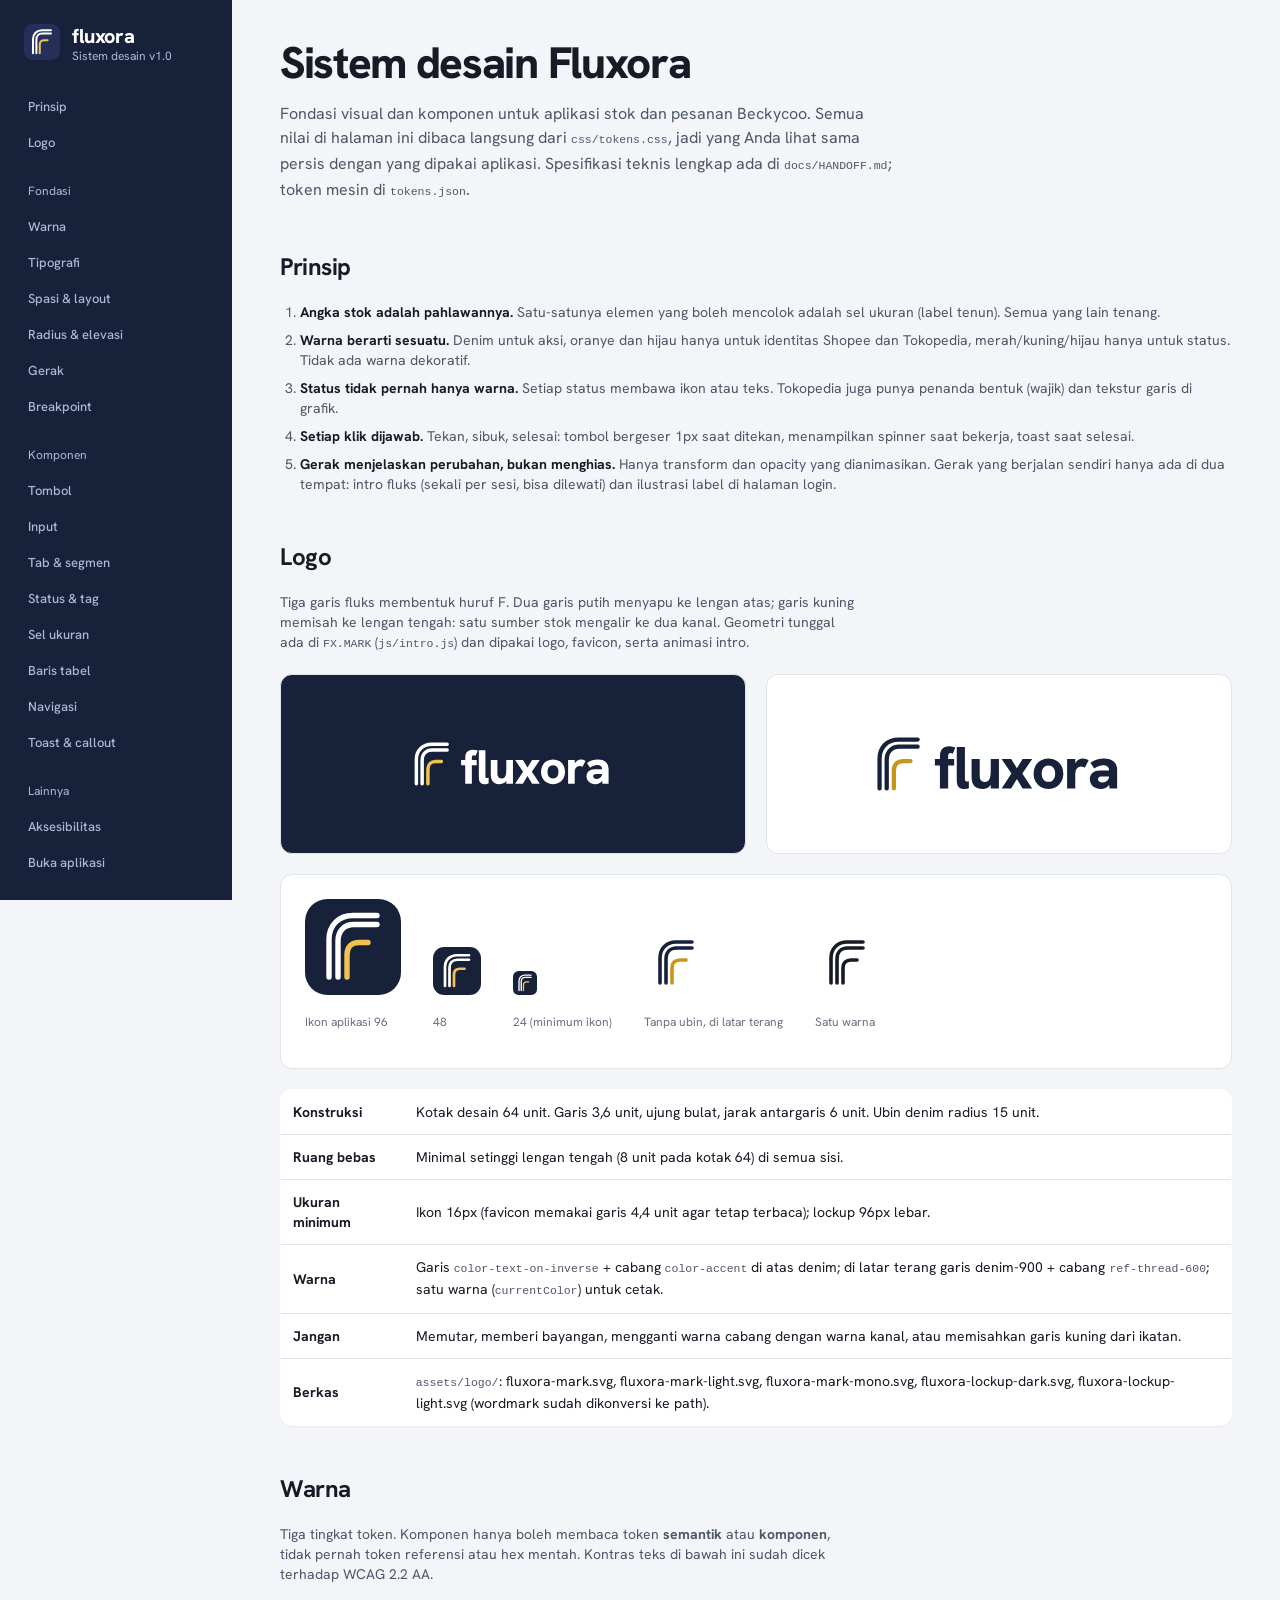
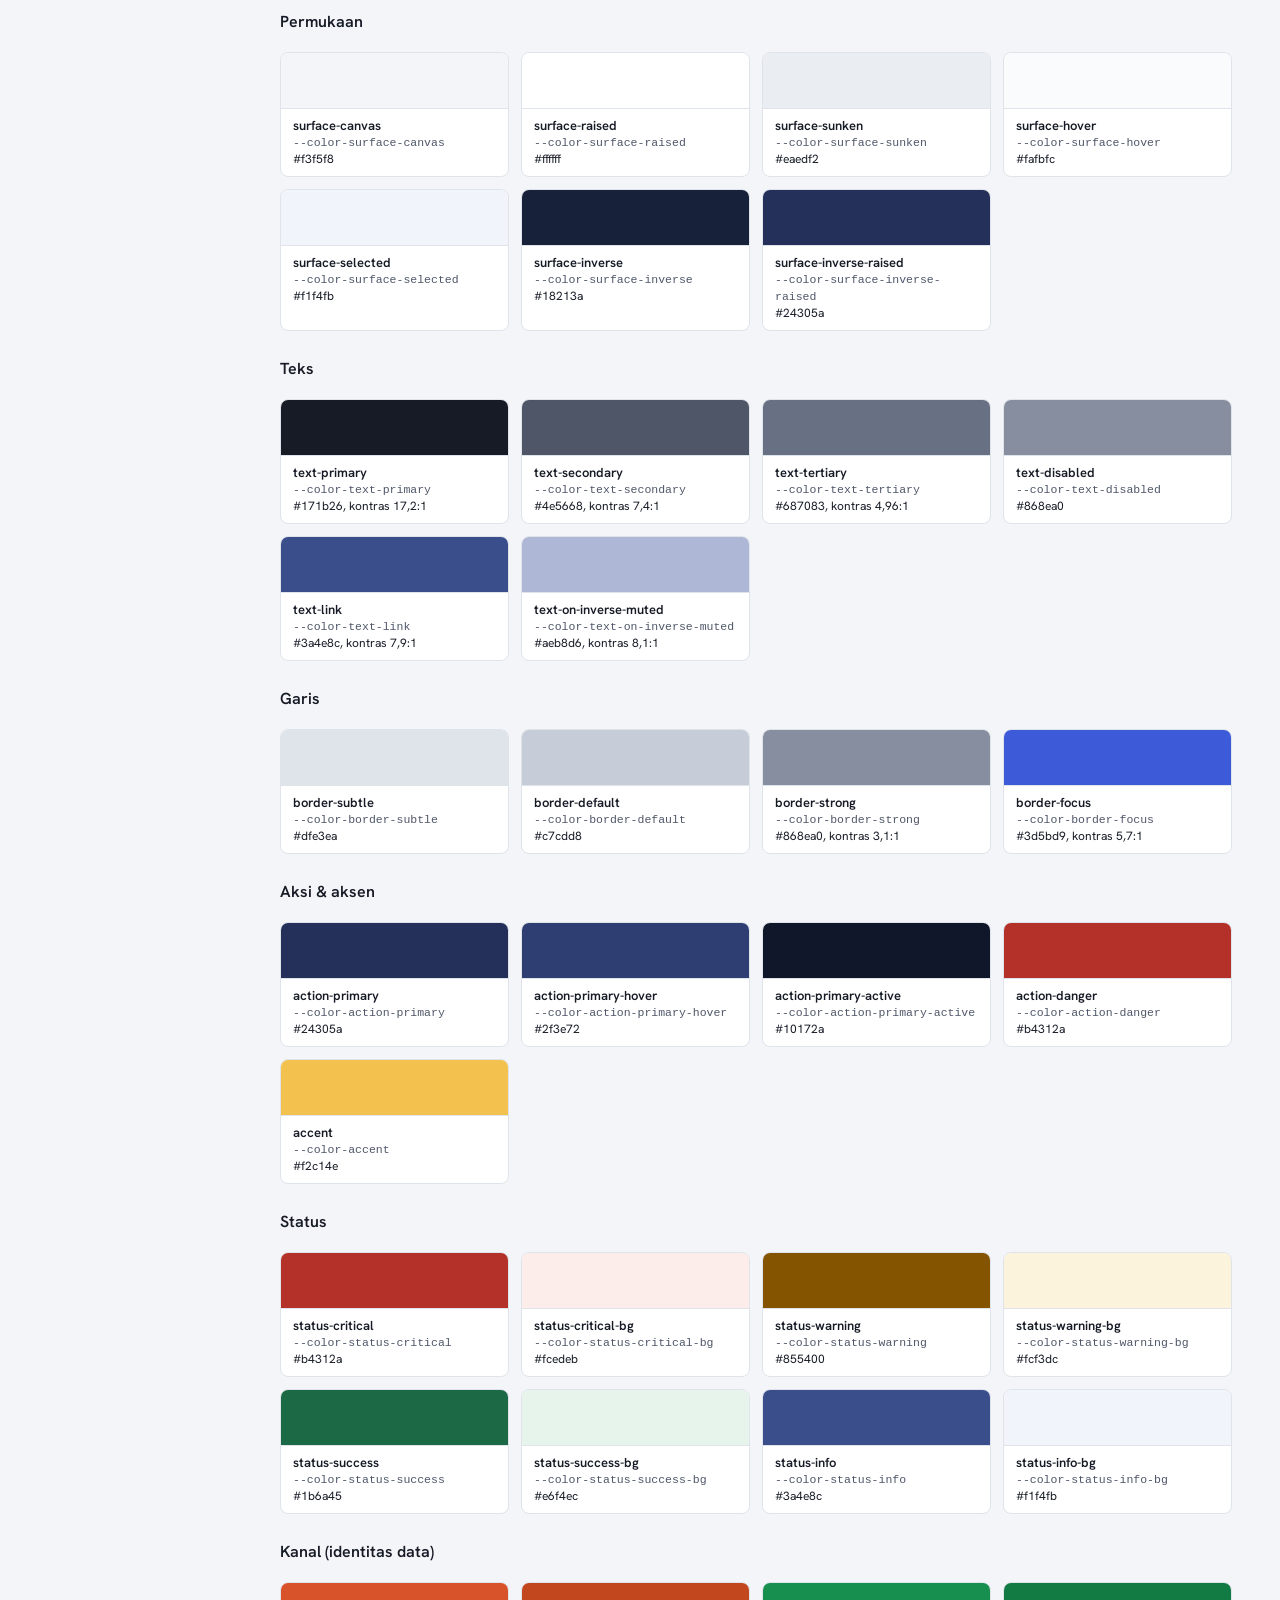
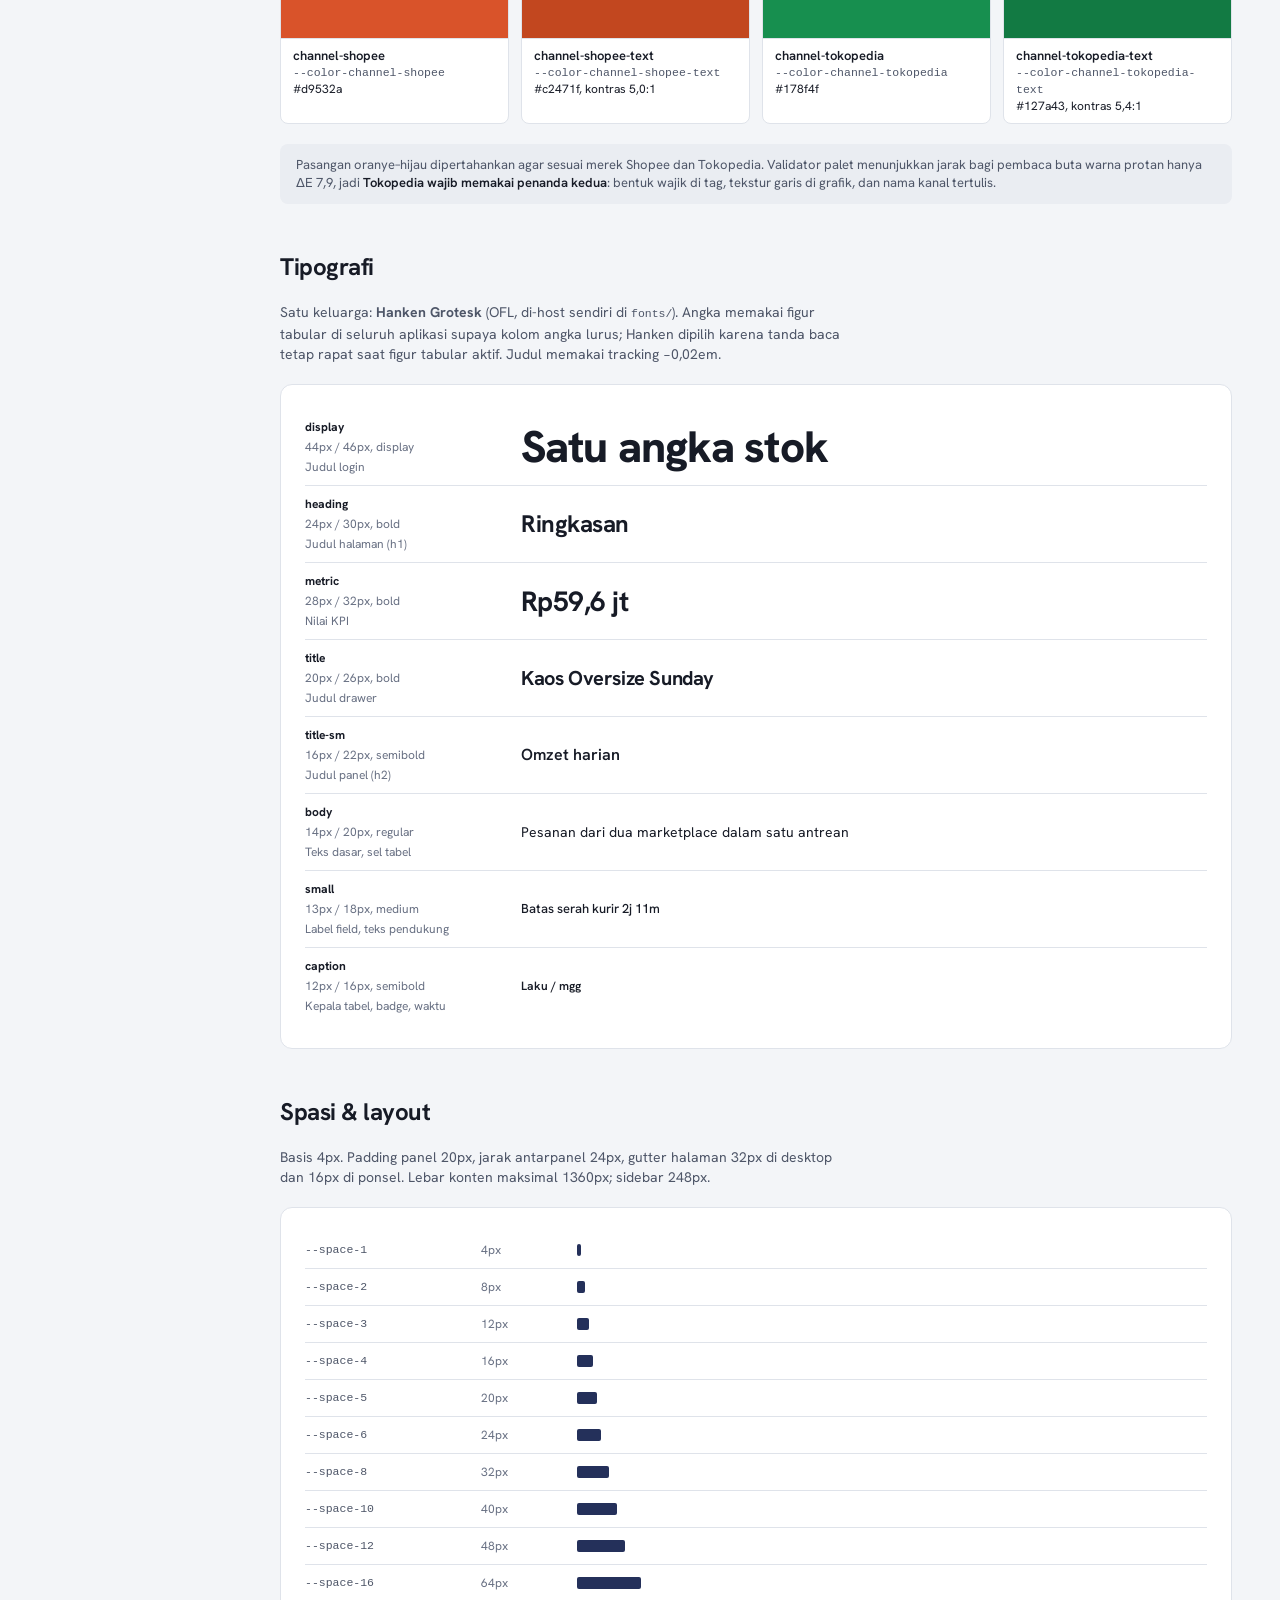
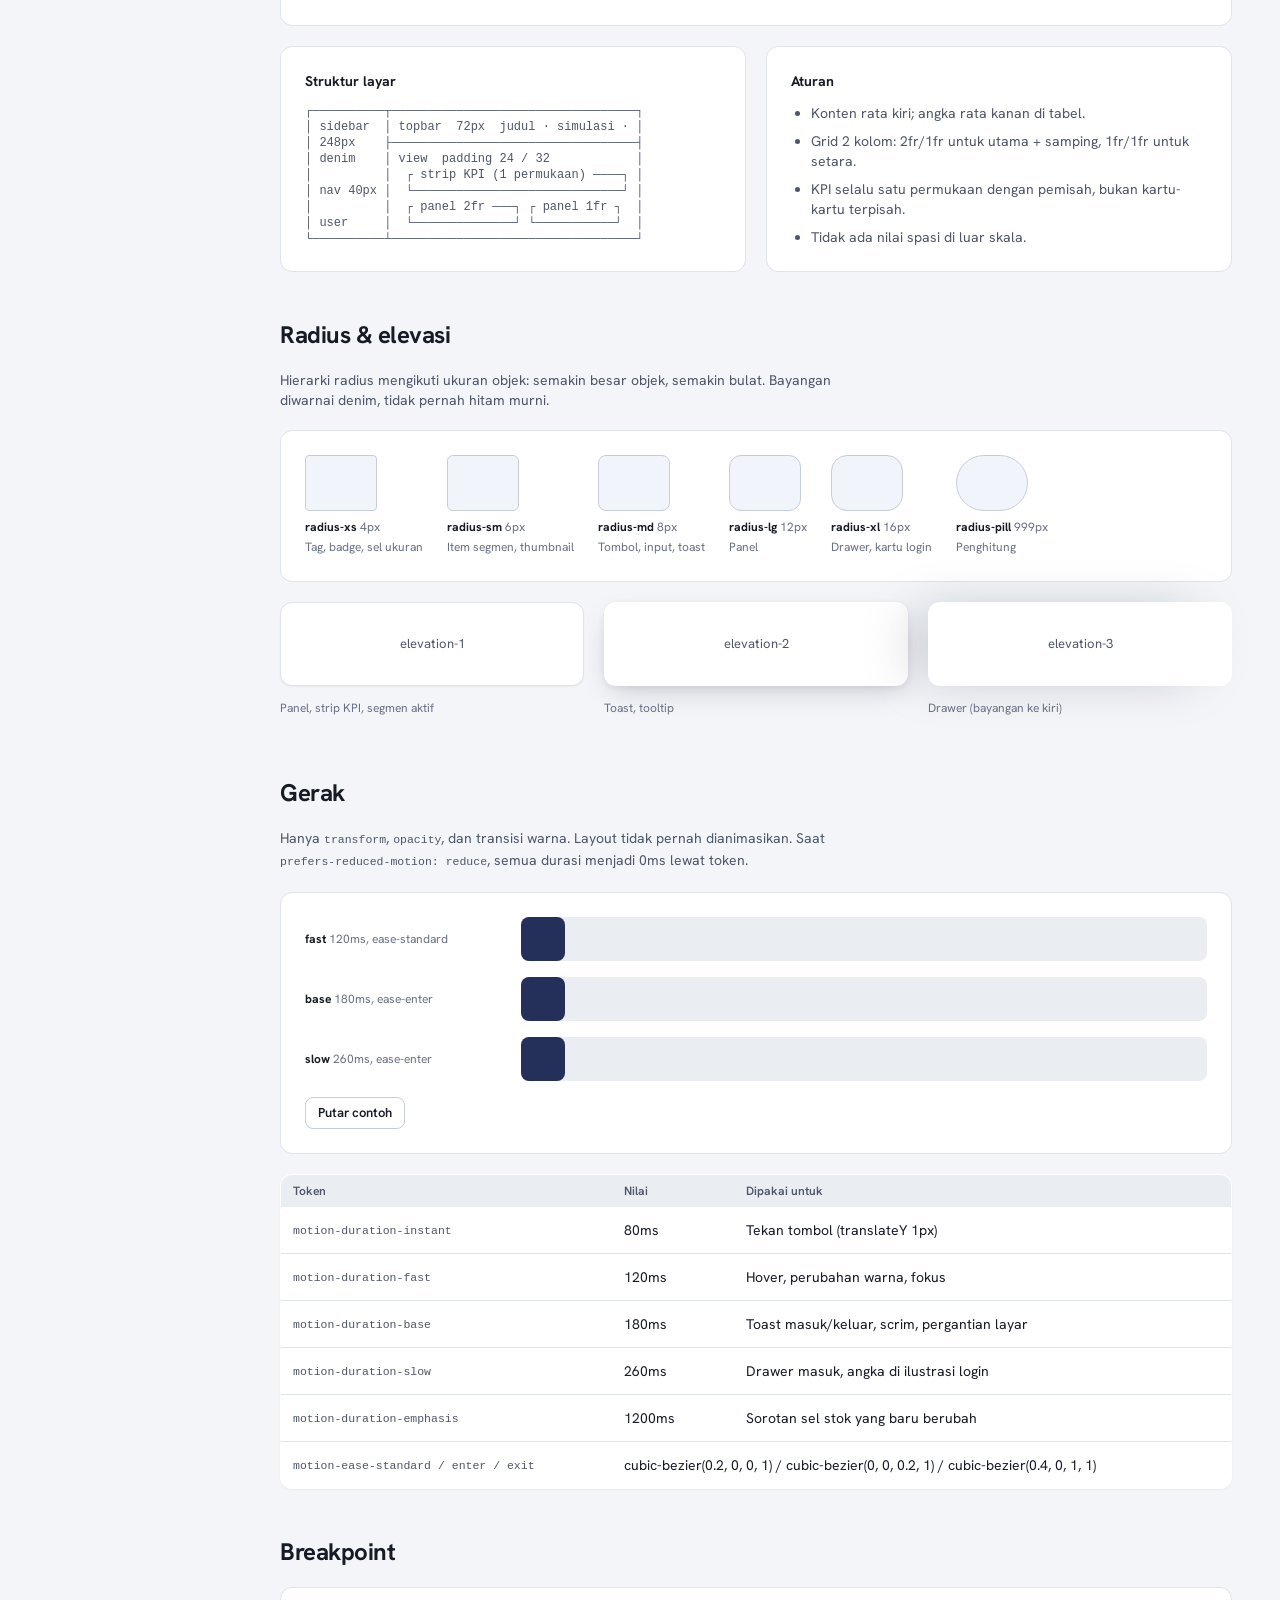
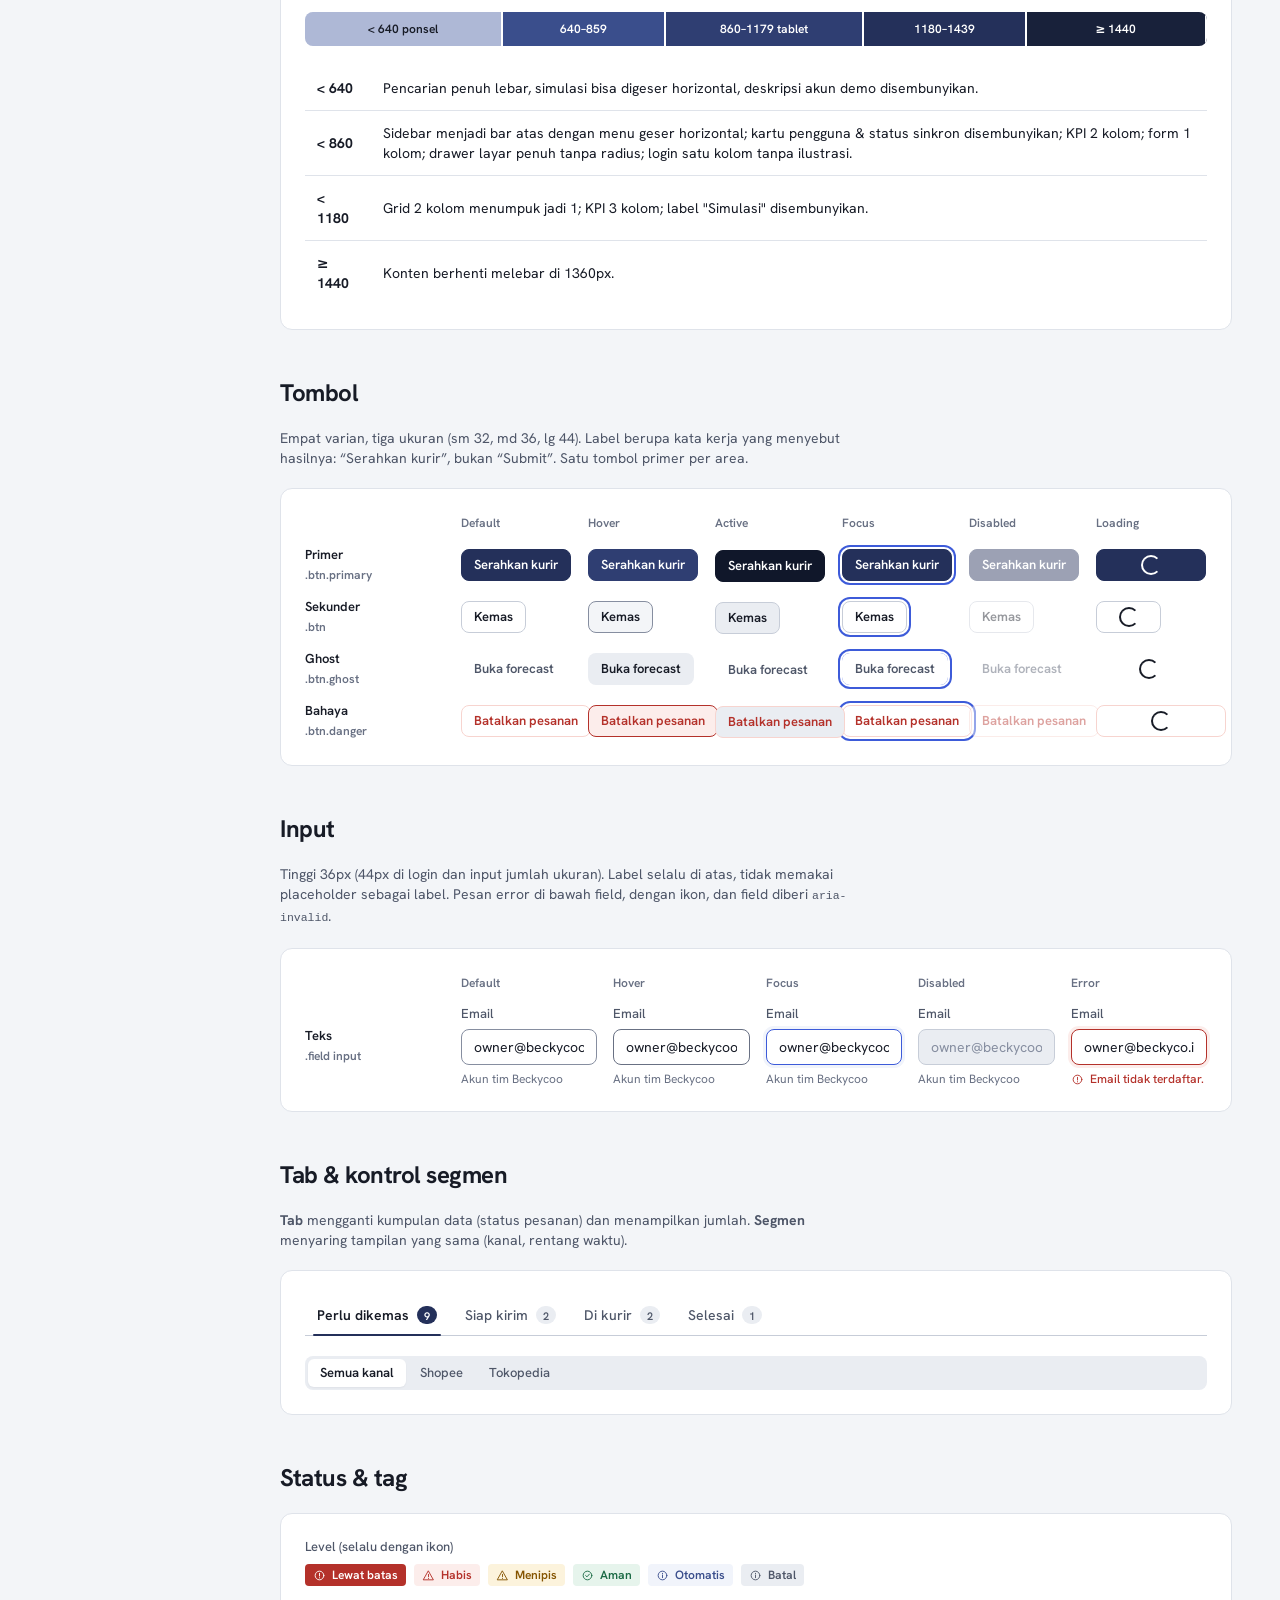
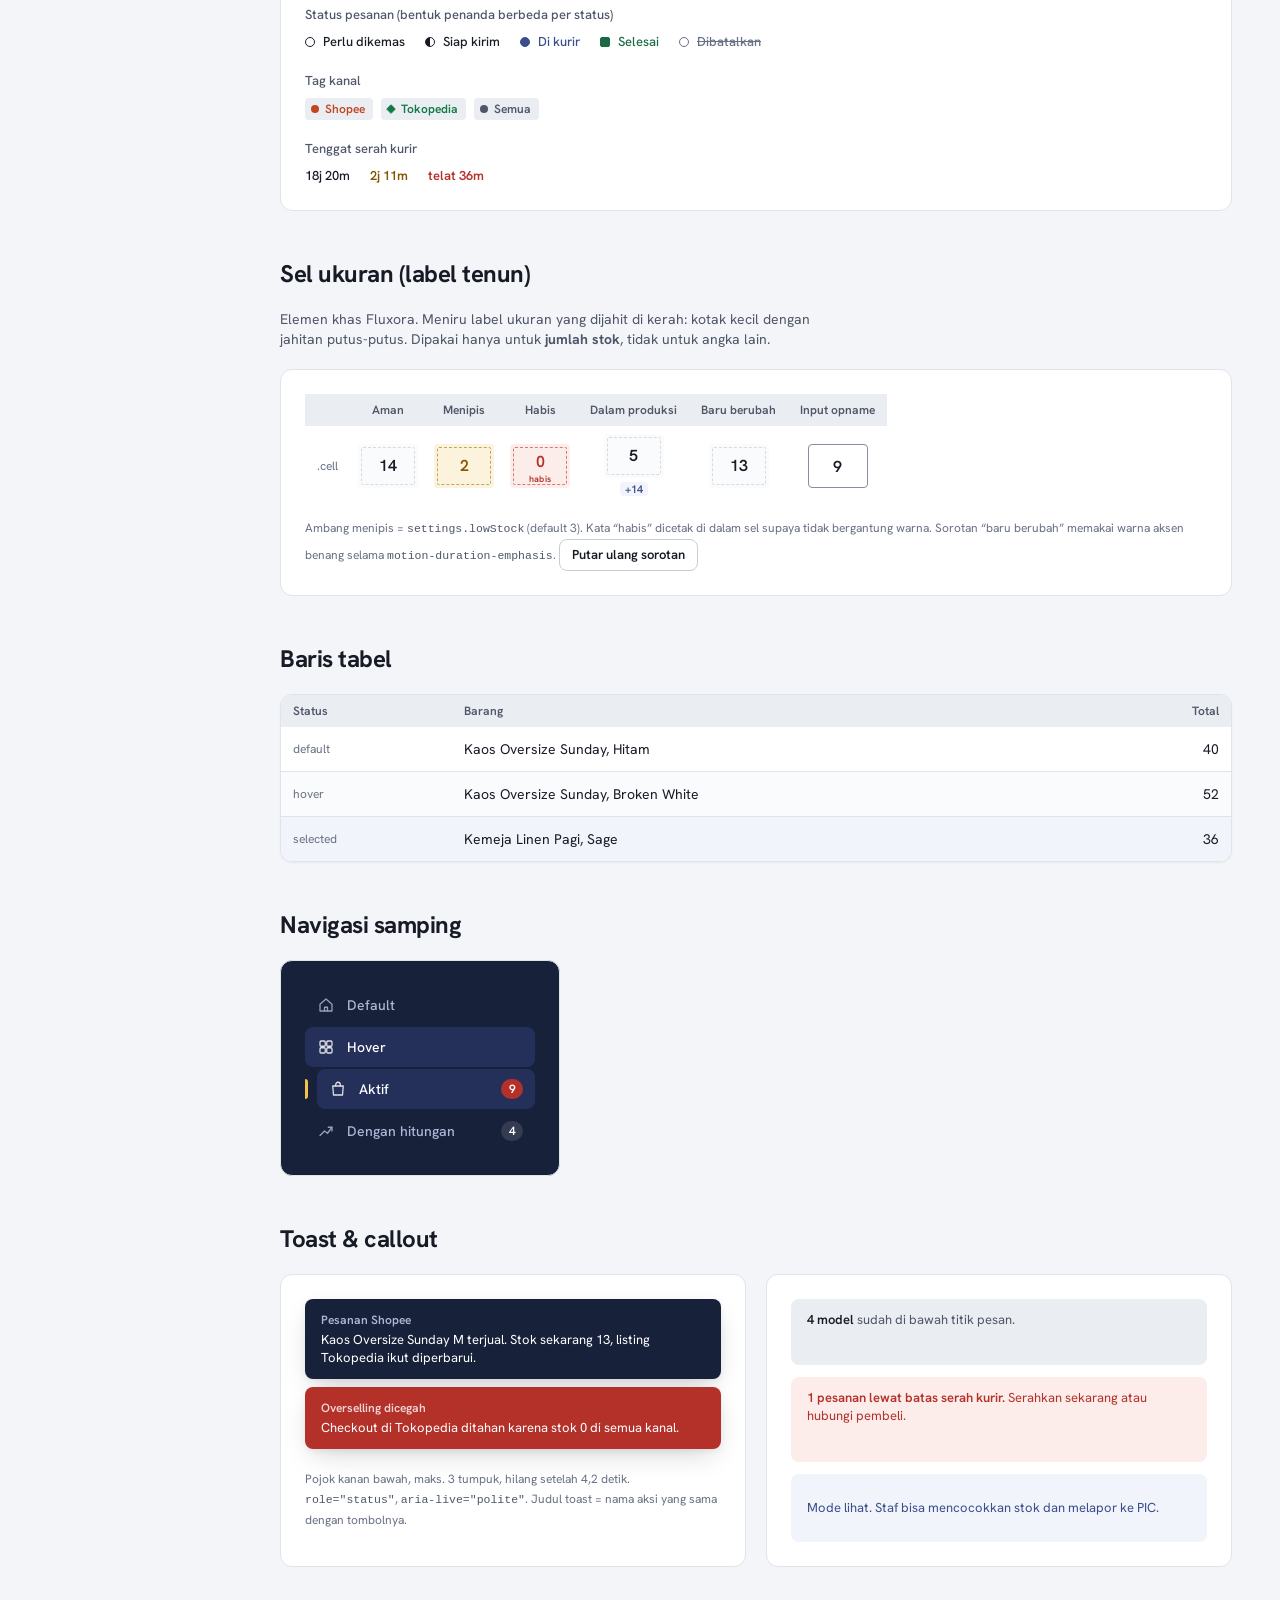
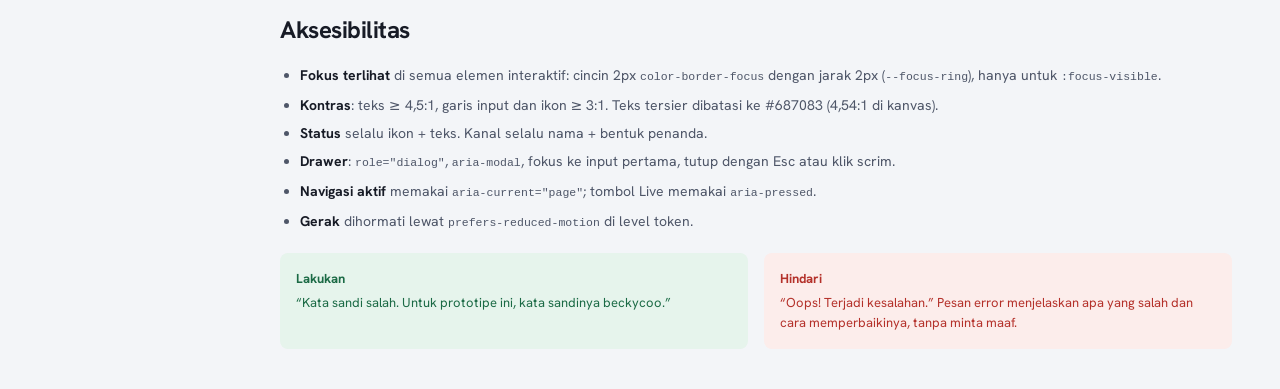
<file: docs/design-system.html>
<!doctype html>
<html lang="id">
<head>
  <meta charset="utf-8">
  <meta name="viewport" content="width=device-width, initial-scale=1">
  <title>Fluxora — Sistem desain</title>
  <link rel="stylesheet" href="../css/tokens.css?v=s2c">
  <link rel="stylesheet" href="../css/app.css?v=s2c">
  <style>
    /* Page-only layout for the style guide. Still token-driven. */
    body { background: var(--color-surface-canvas); }
    .ds { display: grid; grid-template-columns: 232px minmax(0, 1fr); min-height: 100vh; }
    .ds-nav { position: sticky; top: 0; height: 100vh; overflow: auto; background: var(--color-surface-inverse); color: var(--color-text-on-inverse); padding: var(--space-6) var(--space-4); }
    .ds-nav .brand { padding: 0 var(--space-2) var(--space-6); }
    .ds-nav a { display: block; padding: var(--space-2) var(--space-3); border-radius: var(--radius-md); color: var(--color-text-on-inverse-muted); text-decoration: none; font-size: var(--font-size-small); font-weight: var(--font-weight-medium); }
    .ds-nav a:hover { background: var(--color-surface-inverse-raised); color: var(--color-text-on-inverse); }
    .ds-nav .grp { margin: var(--space-5) var(--space-3) var(--space-2); font-size: var(--font-size-caption); color: var(--color-text-on-inverse-muted); }
    .ds-main { padding: var(--space-10) var(--space-12) var(--space-16); max-width: 1180px; display: grid; gap: var(--space-12); }
    .ds-hero h1 { font-size: var(--font-size-display); line-height: var(--line-height-display); font-weight: var(--font-weight-display); letter-spacing: -0.03em; }
    .ds-hero p { max-width: 68ch; color: var(--color-text-secondary); font-size: var(--font-size-title-sm); line-height: 24px; margin: var(--space-4) 0 0; }
    section.s { display: grid; gap: var(--space-5); scroll-margin-top: var(--space-6); }
    section.s > h2 { font-size: var(--font-size-heading); line-height: var(--line-height-heading); font-weight: var(--font-weight-bold); letter-spacing: var(--letter-spacing-tight); }
    section.s > p { margin: 0; max-width: 72ch; color: var(--color-text-secondary); }
    h3.sub { font-size: var(--font-size-title-sm); font-weight: var(--font-weight-semibold); margin-top: var(--space-2); }
    .swatches { display: grid; grid-template-columns: repeat(auto-fill, minmax(200px, 1fr)); gap: var(--space-3); }
    .sw { border: 1px solid var(--color-border-subtle); border-radius: var(--radius-md); overflow: hidden; background: var(--color-surface-raised); }
    .sw .chip { height: 56px; border-bottom: 1px solid var(--color-border-subtle); }
    .sw .meta { padding: var(--space-2) var(--space-3); font-size: var(--font-size-caption); line-height: 17px; }
    .sw .meta b { display: block; font-size: var(--font-size-small); font-weight: var(--font-weight-semibold); }
    .sw .meta code, code { font-family: ui-monospace, SFMono-Regular, Menlo, monospace; font-size: 11.5px; color: var(--color-text-secondary); }
    .state-grid { display: grid; grid-template-columns: 140px repeat(6, minmax(0, 1fr)); gap: var(--space-3) var(--space-4); align-items: center; }
    .state-grid .h { font-size: var(--font-size-caption); color: var(--color-text-tertiary); font-weight: var(--font-weight-semibold); }
    .state-grid .rowlbl { font-size: var(--font-size-small); font-weight: var(--font-weight-semibold); }
    .demo-box { background: var(--color-surface-raised); border: 1px solid var(--color-border-subtle); border-radius: var(--radius-lg); padding: var(--space-6); overflow-x: auto; }
    .tok { font-size: var(--font-size-caption); color: var(--color-text-tertiary); }
    .scale-row { display: grid; grid-template-columns: 160px 80px 1fr; gap: var(--space-4); align-items: center; padding: var(--space-2) 0; border-top: 1px solid var(--color-border-subtle); }
    .scale-row:first-child { border-top: 0; }
    .bar { height: 12px; border-radius: 2px; background: var(--color-action-primary); }
    .radius-demo { width: 72px; height: 56px; background: var(--color-surface-selected); border: 1px solid var(--color-border-default); }
    .elev-demo { height: 84px; border-radius: var(--radius-lg); background: var(--color-surface-raised); display: grid; place-items: center; font-size: var(--font-size-small); color: var(--color-text-secondary); }
    .motion-demo { width: 44px; height: 44px; border-radius: var(--radius-md); background: var(--color-action-primary); }
    .motion-track { position: relative; height: 44px; background: var(--color-surface-sunken); border-radius: var(--radius-md); }
    .motion-track .motion-demo { position: absolute; left: 0; top: 0; transition-property: transform; }
    .motion-track.go .motion-demo { transform: translateX(calc(100% * 6)); }
    .bp { display: grid; gap: var(--space-2); }
    .bp-bar { position: relative; height: 34px; border-radius: var(--radius-md); background: var(--color-surface-sunken); overflow: hidden; }
    .bp-bar span { position: absolute; top: 0; bottom: 0; display: grid; place-items: center; font-size: var(--font-size-caption); font-weight: var(--font-weight-semibold); color: var(--color-text-on-action); border-right: 2px solid var(--color-surface-raised); }
    .two { display: grid; grid-template-columns: 1fr 1fr; gap: var(--space-5); }
    .rules { margin: 0; padding-left: var(--space-5); color: var(--color-text-secondary); display: grid; gap: var(--space-2); }
    .rules b { color: var(--color-text-primary); }
    .do-dont { display: grid; grid-template-columns: 1fr 1fr; gap: var(--space-4); }
    .do-dont > div { border-radius: var(--radius-md); padding: var(--space-4); font-size: var(--font-size-small); }
    .do { background: var(--color-status-success-bg); color: var(--color-status-success); }
    .dont { background: var(--color-status-critical-bg); color: var(--color-status-critical); }
    .do b, .dont b { display: block; margin-bottom: var(--space-1); }
    @media (max-width: 860px) {
      .ds { grid-template-columns: 1fr; } .ds-nav { position: static; height: auto; display: none; }
      .ds-main { padding: var(--space-6) var(--space-4); } .state-grid { grid-template-columns: 110px repeat(6, 120px); } .two, .do-dont { grid-template-columns: 1fr; }
    }
  </style>
</head>
<body>
<div class="ds">
  <nav class="ds-nav" aria-label="Isi">
    <div class="brand"><span class="brand-mark" id="logo"></span><div><div class="brand-word">fluxora</div><div class="brand-for">Sistem desain v1.0</div></div></div>
    <a href="#prinsip">Prinsip</a><a href="#logo">Logo</a>
    <div class="grp">Fondasi</div>
    <a href="#warna">Warna</a><a href="#tipografi">Tipografi</a><a href="#spasi">Spasi & layout</a><a href="#radius">Radius & elevasi</a><a href="#gerak">Gerak</a><a href="#breakpoint">Breakpoint</a>
    <div class="grp">Komponen</div>
    <a href="#button">Tombol</a><a href="#input">Input</a><a href="#seleksi">Tab & segmen</a><a href="#status">Status & tag</a><a href="#sel-ukuran">Sel ukuran</a><a href="#tabel">Baris tabel</a><a href="#nav">Navigasi</a><a href="#umpan-balik">Toast & callout</a>
    <div class="grp">Lainnya</div>
    <a href="#aksesibilitas">Aksesibilitas</a><a href="../index.html">Buka aplikasi</a>
  </nav>

  <main class="ds-main">
    <header class="ds-hero">
      <h1>Sistem desain Fluxora</h1>
      <p>Fondasi visual dan komponen untuk aplikasi stok dan pesanan Beckycoo. Semua nilai di halaman ini dibaca langsung dari <code>css/tokens.css</code>, jadi yang Anda lihat sama persis dengan yang dipakai aplikasi. Spesifikasi teknis lengkap ada di <code>docs/HANDOFF.md</code>; token mesin di <code>tokens.json</code>.</p>
    </header>

    <section class="s" id="prinsip">
      <h2>Prinsip</h2>
      <ol class="rules">
        <li><b>Angka stok adalah pahlawannya.</b> Satu-satunya elemen yang boleh mencolok adalah sel ukuran (label tenun). Semua yang lain tenang.</li>
        <li><b>Warna berarti sesuatu.</b> Denim untuk aksi, oranye dan hijau hanya untuk identitas Shopee dan Tokopedia, merah/kuning/hijau hanya untuk status. Tidak ada warna dekoratif.</li>
        <li><b>Status tidak pernah hanya warna.</b> Setiap status membawa ikon atau teks. Tokopedia juga punya penanda bentuk (wajik) dan tekstur garis di grafik.</li>
        <li><b>Setiap klik dijawab.</b> Tekan, sibuk, selesai: tombol bergeser 1px saat ditekan, menampilkan spinner saat bekerja, toast saat selesai.</li>
        <li><b>Gerak menjelaskan perubahan, bukan menghias.</b> Hanya transform dan opacity yang dianimasikan. Gerak yang berjalan sendiri hanya ada di dua tempat: intro fluks (sekali per sesi, bisa dilewati) dan ilustrasi label di halaman login.</li>
      </ol>
    </section>


    <section class="s" id="logo">
      <h2>Logo</h2>
      <p>Tiga garis fluks membentuk huruf F. Dua garis putih menyapu ke lengan atas; garis kuning memisah ke lengan tengah: satu sumber stok mengalir ke dua kanal. Geometri tunggal ada di <code>FX.MARK</code> (<code>js/intro.js</code>) dan dipakai logo, favicon, serta animasi intro.</p>
      <div class="two">
        <div class="demo-box" style="background:var(--color-surface-inverse);display:grid;place-items:center;min-height:180px"><img src="../assets/logo/fluxora-lockup-dark.svg" alt="Logo Fluxora, versi gelap" style="height:72px"></div>
        <div class="demo-box" style="display:grid;place-items:center;min-height:180px"><img src="../assets/logo/fluxora-lockup-light.svg" alt="Logo Fluxora, versi terang" style="height:56px"></div>
      </div>
      <div class="demo-box" style="display:flex;gap:var(--space-8);align-items:end;flex-wrap:wrap">
        <div><img src="../assets/logo/fluxora-mark.svg" width="96" alt=""><p class="tok">Ikon aplikasi 96</p></div>
        <div><img src="../assets/logo/fluxora-mark.svg" width="48" alt=""><p class="tok">48</p></div>
        <div><img src="../assets/logo/fluxora-mark.svg" width="24" alt=""><p class="tok">24 (minimum ikon)</p></div>
        <div><img src="../assets/logo/fluxora-mark-light.svg" width="64" alt=""><p class="tok">Tanpa ubin, di latar terang</p></div>
        <div style="color:var(--color-text-primary)"><span id="mono-mark"></span><p class="tok">Satu warna</p></div>
      </div>
      <table class="t panel"><tbody>
        <tr><td><b>Konstruksi</b></td><td>Kotak desain 64 unit. Garis 3,6 unit, ujung bulat, jarak antargaris 6 unit. Ubin denim radius 15 unit.</td></tr>
        <tr><td><b>Ruang bebas</b></td><td>Minimal setinggi lengan tengah (8 unit pada kotak 64) di semua sisi.</td></tr>
        <tr><td><b>Ukuran minimum</b></td><td>Ikon 16px (favicon memakai garis 4,4 unit agar tetap terbaca); lockup 96px lebar.</td></tr>
        <tr><td><b>Warna</b></td><td>Garis <code>color-text-on-inverse</code> + cabang <code>color-accent</code> di atas denim; di latar terang garis denim-900 + cabang <code>ref-thread-600</code>; satu warna (<code>currentColor</code>) untuk cetak.</td></tr>
        <tr><td><b>Jangan</b></td><td>Memutar, memberi bayangan, mengganti warna cabang dengan warna kanal, atau memisahkan garis kuning dari ikatan.</td></tr>
        <tr><td><b>Berkas</b></td><td><code>assets/logo/</code>: fluxora-mark.svg, fluxora-mark-light.svg, fluxora-mark-mono.svg, fluxora-lockup-dark.svg, fluxora-lockup-light.svg (wordmark sudah dikonversi ke path).</td></tr>
      </tbody></table>
    </section>

    <section class="s" id="warna">
      <h2>Warna</h2>
      <p>Tiga tingkat token. Komponen hanya boleh membaca token <b>semantik</b> atau <b>komponen</b>, tidak pernah token referensi atau hex mentah. Kontras teks di bawah ini sudah dicek terhadap WCAG 2.2 AA.</p>
      <h3 class="sub">Permukaan</h3><div class="swatches" data-sw="color-surface-canvas color-surface-raised color-surface-sunken color-surface-hover color-surface-selected color-surface-inverse color-surface-inverse-raised"></div>
      <h3 class="sub">Teks</h3><div class="swatches" data-sw="color-text-primary:17.2 color-text-secondary:7.4 color-text-tertiary:4.96 color-text-disabled color-text-link:7.9 color-text-on-inverse-muted:8.1"></div>
      <h3 class="sub">Garis</h3><div class="swatches" data-sw="color-border-subtle color-border-default color-border-strong:3.1 color-border-focus:5.7"></div>
      <h3 class="sub">Aksi & aksen</h3><div class="swatches" data-sw="color-action-primary color-action-primary-hover color-action-primary-active color-action-danger color-accent"></div>
      <h3 class="sub">Status</h3><div class="swatches" data-sw="color-status-critical color-status-critical-bg color-status-warning color-status-warning-bg color-status-success color-status-success-bg color-status-info color-status-info-bg"></div>
      <h3 class="sub">Kanal (identitas data)</h3><div class="swatches" data-sw="color-channel-shopee color-channel-shopee-text:5.0 color-channel-tokopedia color-channel-tokopedia-text:5.4"></div>
      <div class="callout">Pasangan oranye–hijau dipertahankan agar sesuai merek Shopee dan Tokopedia. Validator palet menunjukkan jarak bagi pembaca buta warna protan hanya ΔE 7,9, jadi <b>Tokopedia wajib memakai penanda kedua</b>: bentuk wajik di tag, tekstur garis di grafik, dan nama kanal tertulis.</div>
    </section>

    <section class="s" id="tipografi">
      <h2>Tipografi</h2>
      <p>Satu keluarga: <b>Hanken Grotesk</b> (OFL, di-host sendiri di <code>fonts/</code>). Angka memakai figur tabular di seluruh aplikasi supaya kolom angka lurus; Hanken dipilih karena tanda baca tetap rapat saat figur tabular aktif. Judul memakai tracking −0,02em.</p>
      <div class="demo-box" id="type-scale"></div>
    </section>

    <section class="s" id="spasi">
      <h2>Spasi & layout</h2>
      <p>Basis 4px. Padding panel 20px, jarak antarpanel 24px, gutter halaman 32px di desktop dan 16px di ponsel. Lebar konten maksimal 1360px; sidebar 248px.</p>
      <div class="demo-box" id="space-scale"></div>
      <div class="two">
        <div class="demo-box"><b>Struktur layar</b><pre style="margin:var(--space-3) 0 0;font-size:12px;line-height:16px;color:var(--color-text-secondary)">┌──────────┬──────────────────────────────────┐
│ sidebar  │ topbar  72px  judul · simulasi · │
│ 248px    ├──────────────────────────────────┤
│ denim    │ view  padding 24 / 32            │
│          │  ┌ strip KPI (1 permukaan) ────┐ │
│ nav 40px │  └─────────────────────────────┘ │
│          │  ┌ panel 2fr ───┐ ┌ panel 1fr ┐  │
│ user     │  └──────────────┘ └───────────┘  │
└──────────┴──────────────────────────────────┘</pre></div>
        <div class="demo-box"><b>Aturan</b><ul class="rules" style="margin-top:var(--space-3)"><li>Konten rata kiri; angka rata kanan di tabel.</li><li>Grid 2 kolom: 2fr/1fr untuk utama + samping, 1fr/1fr untuk setara.</li><li>KPI selalu satu permukaan dengan pemisah, bukan kartu-kartu terpisah.</li><li>Tidak ada nilai spasi di luar skala.</li></ul></div>
      </div>
    </section>

    <section class="s" id="radius">
      <h2>Radius & elevasi</h2>
      <p>Hierarki radius mengikuti ukuran objek: semakin besar objek, semakin bulat. Bayangan diwarnai denim, tidak pernah hitam murni.</p>
      <div class="demo-box" style="display:flex;gap:var(--space-6);flex-wrap:wrap" id="radius-demo"></div>
      <div class="two" style="grid-template-columns:repeat(3,1fr)">
        <div><div class="elev-demo" style="box-shadow:var(--elevation-1);border:1px solid var(--color-border-subtle)">elevation-1</div><p class="tok">Panel, strip KPI, segmen aktif</p></div>
        <div><div class="elev-demo" style="box-shadow:var(--elevation-2)">elevation-2</div><p class="tok">Toast, tooltip</p></div>
        <div><div class="elev-demo" style="box-shadow:var(--elevation-3)">elevation-3</div><p class="tok">Drawer (bayangan ke kiri)</p></div>
      </div>
    </section>

    <section class="s" id="gerak">
      <h2>Gerak</h2>
      <p>Hanya <code>transform</code>, <code>opacity</code>, dan transisi warna. Layout tidak pernah dianimasikan. Saat <code>prefers-reduced-motion: reduce</code>, semua durasi menjadi 0ms lewat token.</p>
      <div class="demo-box" style="display:grid;gap:var(--space-4)" id="motion-demo"></div>
      <table class="t panel"><thead><tr><th>Token</th><th>Nilai</th><th>Dipakai untuk</th></tr></thead><tbody>
        <tr><td><code>motion-duration-instant</code></td><td data-v="motion-duration-instant"></td><td>Tekan tombol (translateY 1px)</td></tr>
        <tr><td><code>motion-duration-fast</code></td><td data-v="motion-duration-fast"></td><td>Hover, perubahan warna, fokus</td></tr>
        <tr><td><code>motion-duration-base</code></td><td data-v="motion-duration-base"></td><td>Toast masuk/keluar, scrim, pergantian layar</td></tr>
        <tr><td><code>motion-duration-slow</code></td><td data-v="motion-duration-slow"></td><td>Drawer masuk, angka di ilustrasi login</td></tr>
        <tr><td><code>motion-duration-emphasis</code></td><td data-v="motion-duration-emphasis"></td><td>Sorotan sel stok yang baru berubah</td></tr>
        <tr><td><code>motion-ease-standard / enter / exit</code></td><td colspan="2" data-v="motion-ease-standard"></td></tr>
      </tbody></table>
    </section>

    <section class="s" id="breakpoint">
      <h2>Breakpoint</h2>
      <div class="demo-box bp">
        <div class="bp-bar"><span style="left:0;width:22%;background:var(--ref-denim-300);color:var(--color-text-primary)">&lt; 640 ponsel</span><span style="left:22%;width:18%;background:var(--ref-denim-600)">640–859</span><span style="left:40%;width:22%;background:var(--ref-denim-700)">860–1179 tablet</span><span style="left:62%;width:18%;background:var(--ref-denim-800)">1180–1439</span><span style="left:80%;width:20%;background:var(--ref-denim-900)">≥ 1440</span></div>
        <table class="t" style="margin-top:var(--space-3)"><tbody>
          <tr><td><b>&lt; 640</b></td><td>Pencarian penuh lebar, simulasi bisa digeser horizontal, deskripsi akun demo disembunyikan.</td></tr>
          <tr><td><b>&lt; 860</b></td><td>Sidebar menjadi bar atas dengan menu geser horizontal; kartu pengguna & status sinkron disembunyikan; KPI 2 kolom; form 1 kolom; drawer layar penuh tanpa radius; login satu kolom tanpa ilustrasi.</td></tr>
          <tr><td><b>&lt; 1180</b></td><td>Grid 2 kolom menumpuk jadi 1; KPI 3 kolom; label "Simulasi" disembunyikan.</td></tr>
          <tr><td><b>≥ 1440</b></td><td>Konten berhenti melebar di 1360px.</td></tr>
        </tbody></table>
      </div>
    </section>

    <section class="s" id="button">
      <h2>Tombol</h2>
      <p>Empat varian, tiga ukuran (sm 32, md 36, lg 44). Label berupa kata kerja yang menyebut hasilnya: “Serahkan kurir”, bukan “Submit”. Satu tombol primer per area.</p>
      <div class="demo-box"><div class="state-grid" id="btn-states"></div></div>
    </section>

    <section class="s" id="input">
      <h2>Input</h2>
      <p>Tinggi 36px (44px di login dan input jumlah ukuran). Label selalu di atas, tidak memakai placeholder sebagai label. Pesan error di bawah field, dengan ikon, dan field diberi <code>aria-invalid</code>.</p>
      <div class="demo-box"><div class="state-grid" id="input-states" style="grid-template-columns:140px repeat(5,minmax(0,1fr))"></div></div>
    </section>

    <section class="s" id="seleksi">
      <h2>Tab & kontrol segmen</h2>
      <p><b>Tab</b> mengganti kumpulan data (status pesanan) dan menampilkan jumlah. <b>Segmen</b> menyaring tampilan yang sama (kanal, rentang waktu).</p>
      <div class="demo-box" style="display:grid;gap:var(--space-5)">
        <div class="tabs"><button class="on">Perlu dikemas <span class="n">9</span></button><button>Siap kirim <span class="n">2</span></button><button>Di kurir <span class="n">2</span></button><button>Selesai <span class="n">1</span></button></div>
        <div class="seg"><button class="on">Semua kanal</button><button>Shopee</button><button>Tokopedia</button></div>
      </div>
    </section>

    <section class="s" id="status">
      <h2>Status & tag</h2>
      <div class="demo-box" style="display:grid;gap:var(--space-5)">
        <div><div class="lbl" style="margin-bottom:var(--space-2)">Level (selalu dengan ikon)</div><div class="btns" id="lvls"></div></div>
        <div><div class="lbl" style="margin-bottom:var(--space-2)">Status pesanan (bentuk penanda berbeda per status)</div><div class="btns" style="gap:var(--space-5)"><span class="st baru">Perlu dikemas</span><span class="st dikemas">Siap kirim</span><span class="st dikirim">Di kurir</span><span class="st selesai">Selesai</span><span class="st batal">Dibatalkan</span></div></div>
        <div><div class="lbl" style="margin-bottom:var(--space-2)">Tag kanal</div><div class="btns"><span class="ch shopee">Shopee</span><span class="ch tokopedia">Tokopedia</span><span class="ch all">Semua</span></div></div>
        <div><div class="lbl" style="margin-bottom:var(--space-2)">Tenggat serah kurir</div><div class="btns" style="gap:var(--space-5)"><span class="deadline">18j 20m</span><span class="deadline soon">2j 11m</span><span class="deadline late">telat 36m</span></div></div>
      </div>
    </section>

    <section class="s" id="sel-ukuran">
      <h2>Sel ukuran (label tenun)</h2>
      <p>Elemen khas Fluxora. Meniru label ukuran yang dijahit di kerah: kotak kecil dengan jahitan putus-putus. Dipakai hanya untuk <b>jumlah stok</b>, tidak untuk angka lain.</p>
      <div class="demo-box"><table class="t matrix" style="width:auto"><thead><tr><th></th><th class="c">Aman</th><th class="c">Menipis</th><th class="c">Habis</th><th class="c">Dalam produksi</th><th class="c">Baru berubah</th><th class="c">Input opname</th></tr></thead><tbody><tr><td class="tok">.cell</td>
        <td class="cell"><span class="q">14</span></td><td class="cell lo"><span class="q">2</span></td><td class="cell zero"><span class="q">0</span></td><td class="cell"><span class="q">5</span><span class="inc">+14</span></td><td class="cell flash" id="flash-demo"><span class="q">13</span></td><td class="cell"><input class="q-input" value="9" aria-label="Contoh input opname"></td></tr></tbody></table>
        <p class="tok" style="margin:var(--space-3) 0 0">Ambang menipis = <code>settings.lowStock</code> (default 3). Kata “habis” dicetak di dalam sel supaya tidak bergantung warna. Sorotan “baru berubah” memakai warna aksen benang selama <code>motion-duration-emphasis</code>. <button class="btn sm" id="replay-flash" type="button">Putar ulang sorotan</button></p>
      </div>
    </section>

    <section class="s" id="tabel">
      <h2>Baris tabel</h2>
      <div class="panel"><table class="t"><thead><tr><th>Status</th><th>Barang</th><th class="r">Total</th></tr></thead><tbody>
        <tr><td class="tok">default</td><td>Kaos Oversize Sunday, Hitam</td><td class="r">40</td></tr>
        <tr class="row-link is-hover"><td class="tok">hover</td><td>Kaos Oversize Sunday, Broken White</td><td class="r">52</td></tr>
        <tr class="row-link is-selected"><td class="tok">selected</td><td>Kemeja Linen Pagi, Sage</td><td class="r">36</td></tr>
      </tbody></table></div>
    </section>

    <section class="s" id="nav">
      <h2>Navigasi samping</h2>
      <div class="demo-box" style="background:var(--color-surface-inverse);max-width:280px"><nav class="nav" style="padding:0" id="nav-demo"></nav></div>
    </section>

    <section class="s" id="umpan-balik">
      <h2>Toast & callout</h2>
      <div class="two">
        <div class="demo-box" style="display:grid;gap:var(--space-2)">
          <div class="toast" style="animation:none"><span class="tk">Pesanan Shopee</span><span>Kaos Oversize Sunday M terjual. Stok sekarang 13, listing Tokopedia ikut diperbarui.</span></div>
          <div class="toast bad" style="animation:none"><span class="tk">Overselling dicegah</span><span>Checkout di Tokopedia ditahan karena stok 0 di semua kanal.</span></div>
          <p class="tok">Pojok kanan bawah, maks. 3 tumpuk, hilang setelah 4,2 detik. <code>role="status"</code>, <code>aria-live="polite"</code>. Judul toast = nama aksi yang sama dengan tombolnya.</p>
        </div>
        <div class="demo-box" style="display:grid;gap:var(--space-3)">
          <div class="callout"><b>4 model</b> sudah di bawah titik pesan.</div>
          <div class="callout critical" role="alert"><b>1 pesanan lewat batas serah kurir.</b> Serahkan sekarang atau hubungi pembeli.</div>
          <div class="readonly-bar">Mode lihat. Staf bisa mencocokkan stok dan melapor ke PIC.</div>
        </div>
      </div>
    </section>

    <section class="s" id="aksesibilitas">
      <h2>Aksesibilitas</h2>
      <ul class="rules">
        <li><b>Fokus terlihat</b> di semua elemen interaktif: cincin 2px <code>color-border-focus</code> dengan jarak 2px (<code>--focus-ring</code>), hanya untuk <code>:focus-visible</code>.</li>
        <li><b>Kontras</b>: teks ≥ 4,5:1, garis input dan ikon ≥ 3:1. Teks tersier dibatasi ke #687083 (4,54:1 di kanvas).</li>
        <li><b>Status</b> selalu ikon + teks. Kanal selalu nama + bentuk penanda.</li>
        <li><b>Drawer</b>: <code>role="dialog"</code>, <code>aria-modal</code>, fokus ke input pertama, tutup dengan Esc atau klik scrim.</li>
        <li><b>Navigasi aktif</b> memakai <code>aria-current="page"</code>; tombol Live memakai <code>aria-pressed</code>.</li>
        <li><b>Gerak</b> dihormati lewat <code>prefers-reduced-motion</code> di level token.</li>
      </ul>
      <div class="do-dont"><div class="do"><b>Lakukan</b>“Kata sandi salah. Untuk prototipe ini, kata sandinya beckycoo.”</div><div class="dont"><b>Hindari</b>“Oops! Terjadi kesalahan.” Pesan error menjelaskan apa yang salah dan cara memperbaikinya, tanpa minta maaf.</div></div>
    </section>
  </main>
</div>

<script src="../js/util.js?v=s2c"></script>
<script src="../js/ui.js?v=s2c"></script>
<script src="../js/intro.js?v=s2c"></script>
<script src="../js/auth.js?v=s2c"></script>
<script>
(function () {
  const FX = window.FX, ui = FX.ui;
  const css = getComputedStyle(document.documentElement);
  const v = (n) => css.getPropertyValue('--' + n).trim();
  document.getElementById('logo').innerHTML = FX.logo(36);
  document.getElementById('mono-mark').innerHTML = FX.logo(64, { tile: false, line: 'currentColor', branch: 'currentColor' });

  // Swatches: values come from the live CSS, so the page cannot drift from tokens.css
  document.querySelectorAll('[data-sw]').forEach((el) => {
    el.innerHTML = el.dataset.sw.split(' ').map((t) => {
      const [name, ratio] = t.split(':');
      return '<div class="sw"><div class="chip" style="background:var(--' + name + ')"></div><div class="meta"><b>' + name.replace('color-', '') + '</b><code>--' + name + '</code><br>' + v(name) + (ratio ? ', kontras ' + ratio.replace('.', ',') + ':1' : '') + '</div></div>';
    }).join('');
  });

  const types = [['display', 'display', 'Satu angka stok', 'Judul login'], ['heading', 'bold', 'Ringkasan', 'Judul halaman (h1)'], ['metric', 'bold', 'Rp59,6 jt', 'Nilai KPI'], ['title', 'bold', 'Kaos Oversize Sunday', 'Judul drawer'], ['title-sm', 'semibold', 'Omzet harian', 'Judul panel (h2)'], ['body', 'regular', 'Pesanan dari dua marketplace dalam satu antrean', 'Teks dasar, sel tabel'], ['small', 'medium', 'Batas serah kurir 2j 11m', 'Label field, teks pendukung'], ['caption', 'semibold', 'Laku / mgg', 'Kepala tabel, badge, waktu']];
  document.getElementById('type-scale').innerHTML = types.map(([k, w, s, use]) =>
    '<div class="scale-row" style="grid-template-columns:200px 1fr"><div class="tok"><b style="color:var(--color-text-primary)">' + k + '</b><br>' + v('font-size-' + k) + ' / ' + v('line-height-' + k) + ', ' + w + '<br>' + use + '</div><div style="font-size:var(--font-size-' + k + ');line-height:var(--line-height-' + k + ');font-weight:var(--font-weight-' + w + ');' + (['display', 'heading', 'metric', 'title'].includes(k) ? 'letter-spacing:var(--letter-spacing-tight)' : '') + '">' + s + '</div></div>').join('');

  document.getElementById('space-scale').innerHTML = [1, 2, 3, 4, 5, 6, 8, 10, 12, 16].map((n) =>
    '<div class="scale-row"><code>--space-' + n + '</code><span class="tok">' + v('space-' + n) + '</span><div class="bar" style="width:var(--space-' + n + ')"></div></div>').join('');

  document.getElementById('radius-demo').innerHTML = [['xs', 'Tag, badge, sel ukuran'], ['sm', 'Item segmen, thumbnail'], ['md', 'Tombol, input, toast'], ['lg', 'Panel'], ['xl', 'Drawer, kartu login'], ['pill', 'Penghitung']].map(([k, u]) =>
    '<div><div class="radius-demo" style="border-radius:var(--radius-' + k + ')"></div><div class="tok" style="margin-top:6px"><b style="color:var(--color-text-primary)">radius-' + k + '</b> ' + v('radius-' + k) + '<br>' + u + '</div></div>').join('');

  document.getElementById('motion-demo').innerHTML = [['fast', 'standard'], ['base', 'enter'], ['slow', 'enter']].map(([d, e]) =>
    '<div style="display:grid;grid-template-columns:200px 1fr;gap:var(--space-4);align-items:center"><span class="tok"><b style="color:var(--color-text-primary)">' + d + '</b> ' + v('motion-duration-' + d) + ', ease-' + e + '</span><div class="motion-track"><div class="motion-demo" style="transition-duration:var(--motion-duration-' + d + ');transition-timing-function:var(--motion-ease-' + e + ')"></div></div></div>').join('') +
    '<div><button class="btn sm" id="play" type="button">Putar contoh</button></div>';
  document.getElementById('play').onclick = () => document.querySelectorAll('.motion-track').forEach((t) => t.classList.toggle('go'));
  document.querySelectorAll('[data-v]').forEach((td) => (td.textContent = v(td.dataset.v) + (td.dataset.v === 'motion-ease-standard' ? '  /  ' + v('motion-ease-enter') + '  /  ' + v('motion-ease-exit') : '')));

  // Button states, rendered with the real classes. Hover/active/focus use the .is-* mirrors.
  const states = [['Default', ''], ['Hover', 'is-hover'], ['Active', 'is-active'], ['Focus', 'is-focus'], ['Disabled', 'is-disabled'], ['Loading', 'is-loading']];
  const variants = [['Primer', 'primary', 'Serahkan kurir'], ['Sekunder', '', 'Kemas'], ['Ghost', 'ghost', 'Buka forecast'], ['Bahaya', 'danger', 'Batalkan pesanan']];
  document.getElementById('btn-states').innerHTML = '<span></span>' + states.map((s) => '<span class="h">' + s[0] + '</span>').join('') +
    variants.map(([n, cls, label]) => '<span class="rowlbl">' + n + '<br><span class="tok">.btn' + (cls ? '.' + cls : '') + '</span></span>' + states.map((s) => '<span><button type="button" class="btn sm ' + cls + ' ' + s[1] + '"' + (s[1] === 'is-disabled' ? ' disabled' : '') + (s[1] === 'is-loading' ? ' aria-busy="true"' : '') + '>' + label + '</button></span>').join('')).join('');

  const istates = [['Default', ''], ['Hover', 'is-hover'], ['Focus', 'is-focus'], ['Disabled', 'disabled'], ['Error', 'is-error']];
  document.getElementById('input-states').innerHTML = '<span></span>' + istates.map((s) => '<span class="h">' + s[0] + '</span>').join('') +
    '<span class="rowlbl">Teks<br><span class="tok">.field input</span></span>' + istates.map((s) => '<label class="field' + (s[1] === 'is-error' ? ' is-error' : '') + '"><span>Email</span><input class="input ' + (s[1] !== 'disabled' ? s[1] : '') + '" value="' + (s[1] === 'is-error' ? 'owner@beckyco.id' : 'owner@beckycoo.id') + '"' + (s[1] === 'disabled' ? ' disabled' : '') + (s[1] === 'is-error' ? ' aria-invalid="true"' : '') + '>' + (s[1] === 'is-error' ? '<span class="err">' + ui.icon('stop', 13) + 'Email tidak terdaftar.</span>' : '<span class="hint">Akun tim Beckycoo</span>') + '</label>').join('');

  document.getElementById('lvls').innerHTML = [['critical', 'Lewat batas'], ['serious', 'Habis'], ['warning', 'Menipis'], ['good', 'Aman'], ['info', 'Otomatis'], ['neutral', 'Batal']].map(([l, t]) => ui.lvl(l, t)).join('');

  document.getElementById('nav-demo').innerHTML =
    '<a>' + ui.icon('home', 18) + '<span>Default</span></a>' +
    '<a class="is-hover">' + ui.icon('grid', 18) + '<span>Hover</span></a>' +
    '<a class="on" style="margin-left:12px">' + ui.icon('bag', 18) + '<span>Aktif</span><span class="cnt crit">9</span></a>' +
    '<a>' + ui.icon('trend', 18) + '<span>Dengan hitungan</span><span class="cnt">4</span></a>';

  document.getElementById('replay-flash').onclick = () => { const c = document.getElementById('flash-demo'); c.classList.remove('flash'); void c.offsetWidth; c.classList.add('flash'); };
})();
</script>
</body>
</html>
</file>
<file: css/tokens.css>
/* ==========================================================================
   Fluxora design tokens
   Three tiers (W3C Design Tokens naming, CSS custom properties):
     1. Reference  --ref-*   raw palette and scales. Never used in components.
     2. Semantic   --color-*, --space-*, --radius-*, --motion-* ...
                   purpose-mapped; this is what components read.
     3. Component  --button-*, --input-*, --cell-* ...
                   only where a component needs its own knob.
   Source of truth for tooling: tokens.json (same names, same values).
   ========================================================================== */

@font-face { font-family: 'Hanken Grotesk'; font-weight: 400; font-display: swap; src: url('../fonts/hanken-grotesk-latin-400-normal.woff2') format('woff2'); }
@font-face { font-family: 'Hanken Grotesk'; font-weight: 500; font-display: swap; src: url('../fonts/hanken-grotesk-latin-500-normal.woff2') format('woff2'); }
@font-face { font-family: 'Hanken Grotesk'; font-weight: 600; font-display: swap; src: url('../fonts/hanken-grotesk-latin-600-normal.woff2') format('woff2'); }
@font-face { font-family: 'Hanken Grotesk'; font-weight: 700; font-display: swap; src: url('../fonts/hanken-grotesk-latin-700-normal.woff2') format('woff2'); }
@font-face { font-family: 'Hanken Grotesk'; font-weight: 800; font-display: swap; src: url('../fonts/hanken-grotesk-latin-800-normal.woff2') format('woff2'); }

:root {
  /* ---------------------------------------------------------------- 1. REFERENCE */
  /* Denim — the brand neutral-dark. Beckycoo is a clothing label; indigo denim is the cloth. */
  --ref-denim-950: #10172a;
  --ref-denim-900: #18213a;
  --ref-denim-800: #24305a;
  --ref-denim-700: #2f3e72;
  --ref-denim-600: #3a4e8c;
  --ref-denim-500: #3d5bd9; /* focus blue: brighter than the cloth so focus is never mistaken for selection */
  --ref-denim-300: #aeb8d6;
  --ref-denim-200: #cfd6ea;
  --ref-denim-100: #e4e9f5;
  --ref-denim-50:  #f1f4fb;

  /* Slate — cool neutrals with a hint of the denim hue */
  --ref-slate-0:   #ffffff;
  --ref-slate-25:  #fafbfc;
  --ref-slate-50:  #f3f5f8;
  --ref-slate-100: #eaedf2;
  --ref-slate-200: #dfe3ea;
  --ref-slate-300: #c7cdd8;
  --ref-slate-400: #868ea0;
  --ref-slate-500: #687083;
  --ref-slate-600: #4e5668;
  --ref-slate-800: #262b38;
  --ref-slate-900: #171b26;

  /* Thread — hang-tag yellow. Used in exactly three places: brand mark, active nav marker, login tag. */
  --ref-thread-400: #f2c14e;
  --ref-thread-600: #c99419;

  --ref-red-50:  #fcedeb;  --ref-red-100: #f7d4cf;  --ref-red-600: #b4312a;  --ref-red-700: #962620;
  --ref-amber-50: #fcf3dc; --ref-amber-100: #f6e1a6; --ref-amber-700: #855400;
  --ref-green-50: #e6f4ec; --ref-green-100: #c7e6d4; --ref-green-700: #1b6a45;

  /* Marketplace identity (validated pair: CVD ΔE 7.9 → requires secondary encoding, see spec) */
  --ref-shopee-500: #d9532a;   --ref-shopee-700: #c2471f;
  --ref-tokopedia-500: #178f4f; --ref-tokopedia-700: #127a43;

  /* Scales */
  --ref-size-1: 4px;  --ref-size-2: 8px;  --ref-size-3: 12px; --ref-size-4: 16px;
  --ref-size-5: 20px; --ref-size-6: 24px; --ref-size-8: 32px; --ref-size-10: 40px;
  --ref-size-12: 48px; --ref-size-16: 64px;

  /* ---------------------------------------------------------------- 2. SEMANTIC */
  /* Surface */
  --color-surface-canvas:   var(--ref-slate-50);   /* app background */
  --color-surface-raised:   var(--ref-slate-0);    /* panels, cards, inputs */
  --color-surface-sunken:   var(--ref-slate-100);  /* table head, disabled inputs, wells */
  --color-surface-hover:    var(--ref-slate-25);
  --color-surface-selected: var(--ref-denim-50);
  --color-surface-inverse:  var(--ref-denim-900);  /* sidebar, toasts, tooltips */
  --color-surface-inverse-raised: var(--ref-denim-800);
  --color-surface-scrim:    rgb(16 23 42 / 0.38);

  /* Text */
  --color-text-primary:    var(--ref-slate-900);
  --color-text-secondary:  var(--ref-slate-600);
  --color-text-tertiary:   var(--ref-slate-500);   /* ≥ 4.5:1 on canvas and raised */
  --color-text-disabled:   var(--ref-slate-400);
  --color-text-link:       var(--ref-denim-600);
  --color-text-on-action:  var(--ref-slate-0);
  --color-text-on-inverse: var(--ref-slate-0);
  --color-text-on-inverse-muted: var(--ref-denim-300);

  /* Border */
  --color-border-subtle:  var(--ref-slate-200);   /* dividers inside panels */
  --color-border-default: var(--ref-slate-300);   /* panel edges, secondary buttons */
  --color-border-strong:  var(--ref-slate-400);   /* input edges (≥ 3:1) */
  --color-border-focus:   var(--ref-denim-500);
  --color-border-inverse: rgb(255 255 255 / 0.1);

  /* Action / accent */
  --color-action-primary:         var(--ref-denim-800);
  --color-action-primary-hover:   var(--ref-denim-700);
  --color-action-primary-active:  var(--ref-denim-950);
  --color-action-secondary:       var(--ref-slate-0);
  --color-action-secondary-hover: var(--ref-slate-50);
  --color-action-secondary-active:var(--ref-slate-100);
  --color-action-danger:          var(--ref-red-600);
  --color-action-danger-hover:    var(--ref-red-700);
  --color-accent:                 var(--ref-thread-400);

  /* Status — reserved for state; always paired with icon or text, never colour alone */
  --color-status-critical:    var(--ref-red-600);
  --color-status-critical-bg: var(--ref-red-50);
  --color-status-critical-border: var(--ref-red-100);
  --color-status-warning:     var(--ref-amber-700);
  --color-status-warning-bg:  var(--ref-amber-50);
  --color-status-warning-border: var(--ref-amber-100);
  --color-status-success:     var(--ref-green-700);
  --color-status-success-bg:  var(--ref-green-50);
  --color-status-success-border: var(--ref-green-100);
  --color-status-info:        var(--ref-denim-600);
  --color-status-info-bg:     var(--ref-denim-50);
  --color-status-neutral:     var(--ref-slate-600);
  --color-status-neutral-bg:  var(--ref-slate-100);

  /* Channel (data identity, not status) */
  --color-channel-shopee:         var(--ref-shopee-500);
  --color-channel-shopee-text:    var(--ref-shopee-700);
  --color-channel-tokopedia:      var(--ref-tokopedia-500);
  --color-channel-tokopedia-text: var(--ref-tokopedia-700);

  /* Typography */
  --font-family-base: 'Hanken Grotesk', ui-sans-serif, system-ui, -apple-system, 'Segoe UI', sans-serif;
  --font-weight-regular: 400;
  --font-weight-medium: 500;
  --font-weight-semibold: 600;
  --font-weight-bold: 700;
  --font-weight-display: 800;
  /* size / line-height pairs (1.25 ratio above body, compact below) */
  --font-size-caption: 12px;  --line-height-caption: 16px;
  --font-size-small: 13px;    --line-height-small: 18px;
  --font-size-body: 14px;     --line-height-body: 20px;
  --font-size-title-sm: 16px; --line-height-title-sm: 22px;
  --font-size-title: 20px;    --line-height-title: 26px;
  --font-size-heading: 24px;  --line-height-heading: 30px;
  --font-size-metric: 28px;   --line-height-metric: 32px;
  --font-size-display: 44px;  --line-height-display: 46px;
  --letter-spacing-tight: -0.02em;
  --letter-spacing-normal: 0;

  /* Space (4px base) */
  --space-0: 0;
  --space-1: var(--ref-size-1);   /* 4  hairline gaps, icon-label */
  --space-2: var(--ref-size-2);   /* 8  inside compact controls */
  --space-3: var(--ref-size-3);   /* 12 table cell x, list gaps */
  --space-4: var(--ref-size-4);   /* 16 panel padding (compact), form gaps */
  --space-5: var(--ref-size-5);   /* 20 panel padding */
  --space-6: var(--ref-size-6);   /* 24 between panels */
  --space-8: var(--ref-size-8);   /* 32 page gutters (desktop) */
  --space-10: var(--ref-size-10);
  --space-12: var(--ref-size-12); /* 48 section breaks, login */
  --space-16: var(--ref-size-16);

  /* Radius — hierarchy by size: the bigger the object, the rounder */
  --radius-xs: 4px;    /* tags, badges, matrix cells */
  --radius-sm: 6px;    /* checkboxes, segmented items */
  --radius-md: 8px;    /* buttons, inputs */
  --radius-lg: 12px;   /* panels */
  --radius-xl: 16px;   /* drawer, login card */
  --radius-pill: 999px;

  /* Elevation — tinted with denim, never pure black */
  --elevation-0: none;
  --elevation-1: 0 1px 2px rgb(16 23 42 / 0.05);
  --elevation-2: 0 10px 28px -8px rgb(16 23 42 / 0.22), 0 2px 6px rgb(16 23 42 / 0.06);
  --elevation-3: -24px 0 56px -16px rgb(16 23 42 / 0.28);
  --focus-ring: 0 0 0 2px var(--color-surface-raised), 0 0 0 4px var(--color-border-focus);

  /* Motion — color/opacity/transform only; layout never animates */
  --motion-duration-instant: 80ms;   /* press feedback */
  --motion-duration-fast: 120ms;     /* hover, color changes */
  --motion-duration-base: 180ms;     /* toast, fade */
  --motion-duration-slow: 260ms;     /* drawer, page-level */
  --motion-duration-emphasis: 1200ms;/* stock-change highlight */
  --motion-ease-standard: cubic-bezier(0.2, 0, 0, 1);
  --motion-ease-enter: cubic-bezier(0, 0, 0.2, 1);
  --motion-ease-exit: cubic-bezier(0.4, 0, 1, 1);

  /* Layout */
  --layout-sidebar-width: 248px;
  --layout-topbar-height: 72px;
  --layout-content-max: 1360px;
  --layout-drawer-width: 560px;
  /* Breakpoints (documented; CSS media queries cannot read custom properties)
     --bp-sm: 640px   phone → large phone
     --bp-md: 860px   sidebar collapses into a top bar
     --bp-lg: 1180px  two-column grids stack
     --bp-xl: 1440px  content reaches max width */
  --z-sticky: 20;
  --z-drawer: 50;
  --z-toast: 60;

  /* ---------------------------------------------------------------- 3. COMPONENT */
  --button-height-sm: 32px;
  --button-height-md: 36px;
  --button-height-lg: 44px;
  --button-radius: var(--radius-md);
  --input-height: 36px;
  --input-height-lg: 44px;
  --input-radius: var(--radius-md);
  --input-border: var(--color-border-strong);
  --panel-radius: var(--radius-lg);
  --panel-padding: var(--space-5);
  --table-cell-pad-y: var(--space-3);
  --table-cell-pad-x: var(--space-3);
  --cell-size-width: 76px;            /* size-matrix cell */
  --cell-stitch: 1px dashed currentColor;
  --nav-item-height: 40px;
  --toast-width: 440px;
}

@media (prefers-reduced-motion: reduce) {
  :root {
    --motion-duration-instant: 0ms;
    --motion-duration-fast: 0ms;
    --motion-duration-base: 0ms;
    --motion-duration-slow: 0ms;
    --motion-duration-emphasis: 0ms;
  }
}
</file>
<file: css/app.css>
/* ==========================================================================
   Fluxora — components and layout.
   Reads semantic/component tokens from tokens.css only. No raw colours here.
   Every interactive pseudo-state also has an .is-* class (is-hover, is-active,
   is-focus, is-error, is-loading) so the style guide can show states statically.
   ========================================================================== */

* { box-sizing: border-box; }
html, body { margin: 0; min-height: 100%; }
body {
  background: var(--color-surface-canvas);
  color: var(--color-text-primary);
  font-family: var(--font-family-base);
  font-size: var(--font-size-body);
  line-height: var(--line-height-body);
  font-variant-numeric: tabular-nums;
  -webkit-font-smoothing: antialiased;
}
button, input, select, textarea { font: inherit; color: inherit; }
a { color: var(--color-text-link); }
h1, h2, h3 { margin: 0; }
[hidden] { display: none !important; }
.muted { color: var(--color-text-tertiary); }
.ink2 { color: var(--color-text-secondary); }
.num { font-variant-numeric: tabular-nums; }
.mono { font-variant-numeric: tabular-nums; letter-spacing: 0.01em; }
.right, .r { text-align: right; }
.nowrap { white-space: nowrap; }
.sr-only { position: absolute; width: 1px; height: 1px; overflow: hidden; clip: rect(0 0 0 0); white-space: nowrap; }
.lbl { font-size: var(--font-size-small); line-height: var(--line-height-small); font-weight: var(--font-weight-medium); color: var(--color-text-secondary); }
:focus-visible { outline: none; box-shadow: var(--focus-ring); }

/* ------------------------------------------------------------------- shell */
.app {
  display: grid; grid-template-columns: var(--layout-sidebar-width) minmax(0, 1fr); min-height: 100vh;
  /* paints the sidebar column full-height even when the page scrolls past the sticky rail */
  background: linear-gradient(to right, var(--color-surface-inverse) var(--layout-sidebar-width), transparent 0);
}
body.is-auth .app { display: none; }

.rail {
  position: sticky; top: 0; height: 100vh;
  display: flex; flex-direction: column;
  background: var(--color-surface-inverse);
  color: var(--color-text-on-inverse);
}
.brand { display: flex; align-items: center; gap: var(--space-3); padding: var(--space-6) var(--space-5) var(--space-5); }
.brand-mark { flex: none; }
.brand-word { font-size: var(--font-size-title); line-height: 1; font-weight: var(--font-weight-display); letter-spacing: var(--letter-spacing-tight); }
.brand-for { font-size: var(--font-size-caption); line-height: var(--line-height-caption); color: var(--color-text-on-inverse-muted); margin-top: 2px; }

.nav { flex: 1; overflow: auto; padding: var(--space-2) var(--space-3); display: grid; align-content: start; gap: 2px; }
.nav a {
  position: relative; display: flex; align-items: center; gap: var(--space-3);
  height: var(--nav-item-height); padding: 0 var(--space-3);
  border-radius: var(--radius-md);
  color: var(--color-text-on-inverse-muted); text-decoration: none; font-weight: var(--font-weight-medium);
  transition: background-color var(--motion-duration-fast) var(--motion-ease-standard), color var(--motion-duration-fast) var(--motion-ease-standard);
}
.nav a svg { flex: none; opacity: 0.85; }
.nav a:hover, .nav a.is-hover { background: var(--color-surface-inverse-raised); color: var(--color-text-on-inverse); }
.nav a.on { background: var(--color-surface-inverse-raised); color: var(--color-text-on-inverse); }
.nav a.on::before { content: ''; position: absolute; left: calc(-1 * var(--space-3)); top: 10px; bottom: 10px; width: 3px; border-radius: 0 3px 3px 0; background: var(--color-accent); }
.nav a .cnt { margin-left: auto; min-width: 22px; height: 20px; padding: 0 6px; border-radius: var(--radius-pill); background: rgb(255 255 255 / 0.12); color: var(--color-text-on-inverse); font-size: var(--font-size-caption); font-weight: var(--font-weight-semibold); display: inline-grid; place-items: center; }
.nav a .cnt.crit { background: var(--color-status-critical); }

.rail-foot { padding: var(--space-4) var(--space-3) var(--space-5); display: grid; gap: var(--space-4); border-top: 1px solid var(--color-border-inverse); }
.sync-state { display: grid; gap: var(--space-2); padding: 0 var(--space-3); }
.sync-title { font-size: var(--font-size-caption); color: var(--color-text-on-inverse-muted); }
.sync-row { display: grid; grid-template-columns: 8px 1fr auto; gap: var(--space-2); align-items: center; font-size: var(--font-size-small); }
.sync-row .dot { width: 8px; height: 8px; border-radius: 50%; }
.sync-row .dot.shopee { background: var(--color-channel-shopee); color: var(--color-channel-shopee); }
.sync-row .dot.tokopedia { background: var(--color-channel-tokopedia); color: var(--color-channel-tokopedia); }
.sync-row .t { font-size: var(--font-size-caption); color: var(--color-text-on-inverse-muted); }
.pulse { animation: pulse var(--motion-duration-slow) var(--motion-ease-enter) 2; }
@keyframes pulse { 50% { transform: scale(1.8); opacity: 0.6; } }

.user-card { display: grid; grid-template-columns: 36px 1fr auto; gap: var(--space-3); align-items: center; padding: var(--space-2) var(--space-3); border-radius: var(--radius-md); background: var(--color-surface-inverse-raised); }
.avatar { width: 36px; height: 36px; border-radius: 50%; display: grid; place-items: center; background: var(--color-accent); color: var(--ref-denim-950); font-weight: var(--font-weight-bold); font-size: var(--font-size-small); }
.user-card .nm { font-weight: var(--font-weight-semibold); font-size: var(--font-size-small); line-height: var(--line-height-small); }
.user-card .rl { font-size: var(--font-size-caption); color: var(--color-text-on-inverse-muted); }
.icon-btn-inverse { width: 32px; height: 32px; border: 0; border-radius: var(--radius-md); background: transparent; color: var(--color-text-on-inverse-muted); cursor: pointer; display: grid; place-items: center; transition: background-color var(--motion-duration-fast) var(--motion-ease-standard), color var(--motion-duration-fast); }
.icon-btn-inverse:hover { background: rgb(255 255 255 / 0.08); color: var(--color-text-on-inverse); }

.main { min-width: 0; display: flex; flex-direction: column; }
.top {
  position: sticky; top: 0; z-index: var(--z-sticky);
  display: flex; align-items: center; gap: var(--space-4);
  min-height: var(--layout-topbar-height); padding: var(--space-3) var(--space-8);
  background: rgb(243 245 248 / 0.92); backdrop-filter: blur(8px);
  border-bottom: 1px solid var(--color-border-subtle);
}
.top h1 { font-size: var(--font-size-heading); line-height: var(--line-height-heading); font-weight: var(--font-weight-bold); letter-spacing: var(--letter-spacing-tight); }
.top .sub { color: var(--color-text-secondary); font-size: var(--font-size-small); line-height: var(--line-height-small); margin-top: 2px; }
.top .spacer { flex: 1; }
.top-title { min-width: 0; flex: 1 1 260px; }

.sim { display: flex; align-items: center; gap: var(--space-1); padding: var(--space-1); border-radius: var(--radius-md); background: var(--color-surface-raised); border: 1px solid var(--color-border-default); }
.sim .lbl { white-space: nowrap; padding: 0 var(--space-2); color: var(--color-text-tertiary); font-size: var(--font-size-caption); }
.sim button { white-space: nowrap; height: 28px; border: 0; border-radius: var(--radius-sm); background: transparent; padding: 0 var(--space-3); cursor: pointer; font-weight: var(--font-weight-medium); font-size: var(--font-size-small); display: inline-flex; align-items: center; gap: var(--space-2); transition: background-color var(--motion-duration-fast) var(--motion-ease-standard), transform var(--motion-duration-instant); }
.sim button:hover { background: var(--color-surface-sunken); }
.sim button:active { transform: translateY(1px); }
.sim button.live-on { background: var(--color-action-primary); color: var(--color-text-on-action); }
.sim .sw { width: 8px; height: 8px; border-radius: 50%; display: inline-block; }
.sim .sw.shopee { background: var(--color-channel-shopee); }
.sim .sw.tokopedia { background: var(--color-channel-tokopedia); }

.bell { position: relative; width: var(--button-height-md); height: var(--button-height-md); border: 1px solid var(--color-border-default); border-radius: var(--radius-md); background: var(--color-surface-raised); cursor: pointer; display: grid; place-items: center; color: var(--color-text-secondary); transition: background-color var(--motion-duration-fast); }
.bell:hover { background: var(--color-action-secondary-hover); color: var(--color-text-primary); }
.bell .badge { position: absolute; top: -6px; right: -6px; min-width: 18px; height: 18px; padding: 0 5px; border-radius: var(--radius-pill); background: var(--color-status-critical); color: var(--color-text-on-action); font-size: 11px; line-height: 18px; font-weight: var(--font-weight-semibold); text-align: center; box-shadow: 0 0 0 2px var(--color-surface-canvas); }

.view { width: 100%; max-width: var(--layout-content-max); padding: var(--space-6) var(--space-8) var(--space-16); display: grid; gap: var(--space-6); align-content: start; }
.view-enter { animation: viewIn var(--motion-duration-base) var(--motion-ease-enter); }
@keyframes viewIn { from { opacity: 0; transform: translateY(4px); } }
.readonly-bar { display: flex; gap: var(--space-3); align-items: center; padding: var(--space-3) var(--space-4); border-radius: var(--radius-md); background: var(--color-status-info-bg); color: var(--color-status-info); font-size: var(--font-size-small); }
.readonly-bar b { font-weight: var(--font-weight-semibold); }

/* Simulation notice: always tells the viewer that the data is sample data. */
.sim-note { display: flex; align-items: center; gap: var(--space-3); padding: var(--space-2) var(--space-8); background: var(--color-status-warning-bg); color: var(--color-status-warning); border-bottom: 1px solid var(--color-status-warning-border); font-size: var(--font-size-small); line-height: var(--line-height-small); }
.sim-note svg { flex: none; }
.sim-note b { font-weight: var(--font-weight-semibold); }
.sim-note > span:first-of-type { flex: 1; min-width: 0; }
.sim-note-actions { display: flex; gap: var(--space-4); flex: none; }
.sim-note.is-min { display: none; }
.link-btn { border: 0; background: none; padding: 0; color: inherit; font: inherit; font-weight: var(--font-weight-semibold); text-decoration: underline; text-underline-offset: 2px; cursor: pointer; }
.link-btn:hover { text-decoration-thickness: 2px; }
.link-btn:focus-visible { outline: 2px solid var(--color-border-focus); outline-offset: 2px; border-radius: 2px; }
.sim-chip { display: none; align-items: center; gap: 6px; height: 28px; padding: 0 var(--space-3); border-radius: var(--radius-pill, 999px); background: var(--color-status-warning-bg); color: var(--color-status-warning); border: 1px solid var(--color-status-warning-border); font-size: var(--font-size-caption); font-weight: var(--font-weight-semibold); cursor: pointer; }
.sim-chip.on { display: inline-flex; }
.auth-sim-note { margin: 0; padding: var(--space-3) var(--space-4); border-radius: var(--radius-md); background: var(--color-status-warning-bg); color: var(--color-status-warning); font-size: var(--font-size-caption); line-height: 1.5; }
@media (max-width: 760px) { .sim-note { padding: var(--space-2) var(--space-4); flex-wrap: wrap; } }

/* ------------------------------------------------------------------ panels */
.panel { background: var(--color-surface-raised); border: 1px solid var(--color-border-subtle); border-radius: var(--panel-radius); box-shadow: var(--elevation-1); overflow: hidden; }
.panel-h { display: flex; align-items: center; gap: var(--space-3); padding: var(--space-4) var(--panel-padding); border-bottom: 1px solid var(--color-border-subtle); min-height: 56px; flex-wrap: wrap; }
.panel-h h2 { font-size: var(--font-size-title-sm); line-height: var(--line-height-title-sm); font-weight: var(--font-weight-semibold); }
.panel-h .meta { color: var(--color-text-tertiary); font-size: var(--font-size-small); }
.panel-h .spacer { flex: 1; }
.panel-b { padding: var(--panel-padding); }
.panel-b.flush { padding: 0; }

.grid { display: grid; gap: var(--space-6); }
.g-2 { grid-template-columns: 1fr 1fr; }
.g-3-1 { grid-template-columns: minmax(0, 2fr) minmax(320px, 1fr); }

/* KPI strip: a single surface split into cells, not five floating cards */
.kpis { display: grid; grid-template-columns: repeat(5, minmax(0, 1fr)); background: var(--color-surface-raised); border: 1px solid var(--color-border-subtle); border-radius: var(--panel-radius); box-shadow: var(--elevation-1); }
.kpi { padding: var(--space-4) var(--space-5) var(--space-5); border-left: 1px solid var(--color-border-subtle); min-width: 0; }
.kpi:first-child { border-left: 0; }
.kpi .lbl { color: var(--color-text-secondary); }
.kpi .v { font-size: var(--font-size-metric); line-height: var(--line-height-metric); font-weight: var(--font-weight-bold); letter-spacing: var(--letter-spacing-tight); margin-top: var(--space-2); white-space: nowrap; overflow: hidden; text-overflow: ellipsis; }
.kpi .d { margin-top: var(--space-1); font-size: var(--font-size-small); color: var(--color-text-tertiary); }
.kpi .d b { font-weight: var(--font-weight-semibold); color: var(--color-text-secondary); }
.kpi.alert .v { color: var(--color-status-critical); }

/* ------------------------------------------------------------------ tables */
table.t { width: 100%; border-collapse: collapse; }
.t th { font-size: var(--font-size-caption); line-height: var(--line-height-caption); font-weight: var(--font-weight-semibold); color: var(--color-text-secondary); text-align: left; padding: var(--space-2) var(--table-cell-pad-x); background: var(--color-surface-sunken); white-space: nowrap; }
.t th.r { text-align: right; }
.t td { padding: var(--table-cell-pad-y) var(--table-cell-pad-x); border-top: 1px solid var(--color-border-subtle); vertical-align: middle; }
.t tbody tr:first-child td { border-top: 0; }
.t tbody tr.row-link { cursor: pointer; transition: background-color var(--motion-duration-fast) var(--motion-ease-standard); }
.t tbody tr.row-link:hover td, .t tbody tr.is-hover td { background: var(--color-surface-hover); }
.t tbody tr.is-selected td { background: var(--color-surface-selected); }
.t tfoot td { border-top: 1px solid var(--color-border-default); font-weight: var(--font-weight-semibold); background: var(--color-surface-hover); }

/* Size matrix — the one signature element: each cell is a woven size label */
.matrix td.cell { width: var(--cell-size-width); text-align: center; padding: var(--space-2) var(--space-1); }
.matrix th.c { text-align: center; }
.cell .q {
  position: relative; display: grid; place-items: center;
  height: 44px; margin: 0 auto; max-width: 60px;
  border-radius: var(--radius-xs);
  font-size: var(--font-size-title-sm); font-weight: var(--font-weight-semibold);
  background: var(--color-surface-hover); color: var(--color-text-primary);
}
.cell .q::after { content: ''; position: absolute; inset: 3px; border: var(--cell-stitch); border-radius: 2px; opacity: 0.14; pointer-events: none; }
.cell.plain .q { background: none; height: auto; padding: var(--space-2) 0; }
.cell.plain .q::after { display: none; }
.cell.lo .q { background: var(--color-status-warning-bg); color: var(--color-status-warning); }
.cell.lo .q::after { opacity: 0.5; }
.cell.zero .q { background: var(--color-status-critical-bg); color: var(--color-status-critical); }
.cell.zero .q::after { opacity: 0.6; }
.cell.zero .q::before { content: 'habis'; position: absolute; bottom: 4px; font-size: 9px; line-height: 1; font-weight: var(--font-weight-semibold); letter-spacing: 0.02em; }
.cell.zero .q { padding-bottom: 8px; }
.cell .q-input { width: 60px; height: 44px; padding: 0; border: 1px solid var(--input-border); border-radius: var(--radius-xs); background: var(--color-surface-raised); text-align: center; font-size: var(--font-size-title-sm); font-weight: var(--font-weight-semibold); transition: border-color var(--motion-duration-fast), box-shadow var(--motion-duration-fast); }
.cell .q-input:hover { border-color: var(--color-text-tertiary); }
.cell .q-input:focus { outline: none; border-color: var(--color-border-focus); box-shadow: 0 0 0 3px var(--color-surface-selected); }
.cell.zero .q-input { border-color: var(--color-status-critical); color: var(--color-status-critical); }
.cell.lo .q-input { border-color: var(--color-status-warning); color: var(--color-status-warning); }
.cell .inc { display: inline-block; margin-top: var(--space-1); font-size: 11px; line-height: 14px; font-weight: var(--font-weight-semibold); color: var(--color-status-info); background: var(--color-status-info-bg); padding: 0 5px; border-radius: var(--radius-xs); }
.flash .q { animation: flash var(--motion-duration-emphasis) var(--motion-ease-standard); }
@keyframes flash { 0% { box-shadow: 0 0 0 3px var(--color-accent); } 100% { box-shadow: 0 0 0 3px transparent; } }

.prod { display: flex; align-items: center; gap: var(--space-3); min-width: 0; }
.prod .nm { font-weight: var(--font-weight-semibold); line-height: var(--line-height-small); }
.prod .sku-code { margin-left: var(--space-2); color: var(--color-text-tertiary); letter-spacing: 0.01em; }
.prod .sku { font-size: var(--font-size-caption); line-height: var(--line-height-caption); color: var(--color-text-tertiary); margin-top: 2px; }

.thumb { position: relative; flex: none; width: 40px; height: 48px; border-radius: var(--radius-sm); overflow: hidden; background: var(--color-surface-sunken); display: grid; place-items: center; }
.thumb img { position: relative; z-index: 1; width: 100%; height: 100%; object-fit: cover; display: block; }
.thumb svg { width: 80%; height: 80%; }
.thumb.md { width: 64px; height: 76px; }
.thumb.lg { width: 120px; height: 144px; border-radius: var(--radius-md); }

/* -------------------------------------------------------------------- tags */
.ch { display: inline-flex; align-items: center; gap: 6px; height: 22px; padding: 0 8px 0 6px; border-radius: var(--radius-xs); font-size: var(--font-size-caption); font-weight: var(--font-weight-semibold); white-space: nowrap; background: var(--color-surface-sunken); }
.ch::before { content: ''; width: 8px; height: 8px; border-radius: 50%; background: currentColor; }
.ch.shopee { color: var(--color-channel-shopee-text); }
.ch.tokopedia { color: var(--color-channel-tokopedia-text); }
/* secondary encoding for Tokopedia: square marker instead of a dot */
.ch.tokopedia::before { border-radius: 1px; transform: rotate(45deg) scale(0.85); }
.ch.all { color: var(--color-text-secondary); }

.st { display: inline-flex; align-items: center; gap: var(--space-2); font-size: var(--font-size-small); font-weight: var(--font-weight-medium); white-space: nowrap; color: var(--color-text-primary); }
.st::before { content: ''; width: 8px; height: 8px; border: 1.5px solid currentColor; border-radius: 50%; }
.st.dikemas::before { background: linear-gradient(90deg, currentColor 50%, transparent 50%); }
.st.dikirim { color: var(--color-status-info); }
.st.dikirim::before { background: currentColor; }
.st.selesai { color: var(--color-status-success); }
.st.selesai::before { background: currentColor; border-radius: 2px; }
.st.batal { color: var(--color-text-tertiary); text-decoration: line-through; }

.lvl { display: inline-flex; align-items: center; gap: 6px; height: 22px; padding: 0 8px; border-radius: var(--radius-xs); font-size: var(--font-size-caption); font-weight: var(--font-weight-semibold); white-space: nowrap; }
.lvl svg { flex: none; }
.lvl.critical { background: var(--color-status-critical); color: var(--color-text-on-action); }
.lvl.serious { background: var(--color-status-critical-bg); color: var(--color-status-critical); }
.lvl.warning { background: var(--color-status-warning-bg); color: var(--color-status-warning); }
.lvl.good { background: var(--color-status-success-bg); color: var(--color-status-success); }
.lvl.neutral { background: var(--color-status-neutral-bg); color: var(--color-status-neutral); }
.lvl.info { background: var(--color-status-info-bg); color: var(--color-status-info); }

.deadline { font-size: var(--font-size-small); font-weight: var(--font-weight-medium); white-space: nowrap; }
.deadline.late { color: var(--color-status-critical); font-weight: var(--font-weight-semibold); }
.deadline.soon { color: var(--color-status-warning); font-weight: var(--font-weight-semibold); }

/* ----------------------------------------------------------------- buttons */
.btn {
  display: inline-flex; align-items: center; justify-content: center; gap: var(--space-2);
  height: var(--button-height-md); padding: 0 var(--space-4);
  border: 1px solid var(--color-border-default); border-radius: var(--button-radius);
  background: var(--color-action-secondary); color: var(--color-text-primary);
  font-size: var(--font-size-body); font-weight: var(--font-weight-semibold); white-space: nowrap; text-decoration: none; cursor: pointer;
  transition: background-color var(--motion-duration-fast) var(--motion-ease-standard), border-color var(--motion-duration-fast) var(--motion-ease-standard), transform var(--motion-duration-instant) var(--motion-ease-standard);
}
.btn:hover, .btn.is-hover { background: var(--color-action-secondary-hover); border-color: var(--color-border-strong); }
.btn:active, .btn.is-active { background: var(--color-action-secondary-active); transform: translateY(1px); }
.btn:focus-visible, .btn.is-focus { box-shadow: var(--focus-ring); }
.btn.primary { background: var(--color-action-primary); border-color: var(--color-action-primary); color: var(--color-text-on-action); }
.btn.primary:hover, .btn.primary.is-hover { background: var(--color-action-primary-hover); border-color: var(--color-action-primary-hover); }
.btn.primary:active, .btn.primary.is-active { background: var(--color-action-primary-active); border-color: var(--color-action-primary-active); }
.btn.danger { color: var(--color-action-danger); border-color: var(--color-status-critical-border); }
.btn.danger:hover, .btn.danger.is-hover { background: var(--color-status-critical-bg); border-color: var(--color-action-danger); }
.btn.ghost { background: transparent; border-color: transparent; color: var(--color-text-secondary); }
.btn.ghost:hover, .btn.ghost.is-hover { background: var(--color-surface-sunken); color: var(--color-text-primary); }
.btn.sm { height: var(--button-height-sm); padding: 0 var(--space-3); font-size: var(--font-size-small); }
.btn.lg { height: var(--button-height-lg); padding: 0 var(--space-5); font-size: var(--font-size-title-sm); }
.btn.block { width: 100%; }
.btn[disabled], .btn.is-disabled { opacity: 0.45; cursor: not-allowed; transform: none; pointer-events: none; }
.btn.is-loading { position: relative; color: transparent !important; pointer-events: none; }
.btn.is-loading::after { content: ''; position: absolute; width: 16px; height: 16px; border-radius: 50%; border: 2px solid var(--color-text-on-action); border-right-color: transparent; animation: spin 700ms linear infinite; }
.btn.is-loading:not(.primary)::after { border-color: var(--color-text-primary); border-right-color: transparent; }
@keyframes spin { to { transform: rotate(360deg); } }
.btns { display: flex; gap: var(--space-2); flex-wrap: wrap; }

.tabs { display: flex; gap: var(--space-1); border-bottom: 1px solid var(--color-border-default); }
.tabs button { position: relative; border: 0; background: none; height: 40px; padding: 0 var(--space-3); cursor: pointer; font-weight: var(--font-weight-medium); color: var(--color-text-secondary); display: inline-flex; gap: var(--space-2); align-items: center; border-radius: var(--radius-sm) var(--radius-sm) 0 0; transition: color var(--motion-duration-fast); }
.tabs button:hover { color: var(--color-text-primary); }
.tabs button.on { color: var(--color-text-primary); font-weight: var(--font-weight-semibold); }
.tabs button.on::after { content: ''; position: absolute; left: var(--space-2); right: var(--space-2); bottom: -1px; height: 2px; border-radius: 2px; background: var(--color-action-primary); }
.tabs button .n { min-width: 20px; height: 18px; padding: 0 5px; border-radius: var(--radius-pill); background: var(--color-surface-sunken); font-size: 11px; font-weight: var(--font-weight-semibold); color: var(--color-text-secondary); display: inline-grid; place-items: center; }
.tabs button.on .n { background: var(--color-action-primary); color: var(--color-text-on-action); }

.toolbar { display: flex; gap: var(--space-3); align-items: center; flex-wrap: wrap; }
.toolbar .note { color: var(--color-text-tertiary); font-size: var(--font-size-small); }
.search { height: var(--input-height); padding: 0 var(--space-3); border: 1px solid var(--input-border); border-radius: var(--input-radius); background: var(--color-surface-raised); min-width: 240px; transition: border-color var(--motion-duration-fast); }
.search:hover { border-color: var(--color-text-tertiary); }
.search:focus { outline: none; border-color: var(--color-border-focus); box-shadow: 0 0 0 3px var(--color-surface-selected); }
.seg { display: inline-flex; gap: 2px; padding: 3px; border-radius: var(--radius-md); background: var(--color-surface-sunken); }
.seg button { height: 28px; border: 0; background: none; padding: 0 var(--space-3); cursor: pointer; font-size: var(--font-size-small); font-weight: var(--font-weight-medium); color: var(--color-text-secondary); border-radius: var(--radius-sm); transition: background-color var(--motion-duration-fast), color var(--motion-duration-fast); }
.seg button:hover { color: var(--color-text-primary); }
.seg button.on { background: var(--color-surface-raised); color: var(--color-text-primary); box-shadow: var(--elevation-1); font-weight: var(--font-weight-semibold); }

/* ------------------------------------------------------------------- forms */
.field { display: grid; gap: 6px; align-content: start; }
.field > span:first-child { font-size: var(--font-size-small); line-height: var(--line-height-small); font-weight: var(--font-weight-medium); color: var(--color-text-secondary); }
.field input, .field select, .field textarea, .input {
  height: var(--input-height); padding: 0 var(--space-3); width: 100%;
  border: 1px solid var(--input-border); border-radius: var(--input-radius);
  background: var(--color-surface-raised); color: var(--color-text-primary);
  transition: border-color var(--motion-duration-fast) var(--motion-ease-standard), box-shadow var(--motion-duration-fast) var(--motion-ease-standard);
}
.field textarea { height: auto; padding: var(--space-2) var(--space-3); resize: vertical; }
.field input::placeholder, .field textarea::placeholder { color: var(--color-text-tertiary); }
.field input:hover, .field select:hover, .field textarea:hover, .input.is-hover { border-color: var(--color-text-tertiary); }
.field input:focus, .field select:focus, .field textarea:focus, .input.is-focus { outline: none; border-color: var(--color-border-focus); box-shadow: 0 0 0 3px var(--color-surface-selected); }
.field input:disabled, .field select:disabled, .input:disabled { background: var(--color-surface-sunken); color: var(--color-text-disabled); border-color: var(--color-border-default); cursor: not-allowed; }
.field.is-error input, .field.is-error select, .input.is-error { border-color: var(--color-status-critical); box-shadow: 0 0 0 3px var(--color-status-critical-bg); }
.field .hint { font-size: var(--font-size-caption); line-height: var(--line-height-caption); color: var(--color-text-tertiary); }
.field .err { font-size: var(--font-size-caption); line-height: var(--line-height-caption); color: var(--color-status-critical); font-weight: var(--font-weight-medium); display: flex; gap: 6px; align-items: center; }
.field-lg input { height: var(--input-height-lg); font-size: var(--font-size-title-sm); }
.form-grid { display: grid; gap: var(--space-4); grid-template-columns: 1fr 1fr; }
.form-grid .full { grid-column: 1 / -1; }
.size-inputs { display: grid; grid-template-columns: repeat(4, 1fr); gap: var(--space-2); }
.size-inputs label { display: grid; gap: var(--space-1); }
.size-inputs b { font-size: var(--font-size-small); font-weight: var(--font-weight-semibold); text-align: center; color: var(--color-text-secondary); }
.size-inputs input { height: var(--input-height-lg); text-align: center; font-size: var(--font-size-title-sm); font-weight: var(--font-weight-semibold); padding: 0 var(--space-1); }
.check { display: inline-flex; gap: var(--space-2); align-items: center; font-size: var(--font-size-small); color: var(--color-text-secondary); cursor: pointer; }
.check input { width: 16px; height: 16px; accent-color: var(--color-action-primary); margin: 0; }

/* -------------------------------------------------------- drawer and toast */
.scrim { position: fixed; inset: 0; background: var(--color-surface-scrim); z-index: var(--z-drawer); animation: fade var(--motion-duration-base) var(--motion-ease-enter); }
@keyframes fade { from { opacity: 0; } }
.drawer { position: fixed; top: 0; right: 0; bottom: 0; width: min(var(--layout-drawer-width), 100vw); background: var(--color-surface-canvas); border-radius: var(--radius-xl) 0 0 var(--radius-xl); box-shadow: var(--elevation-3); z-index: calc(var(--z-drawer) + 1); display: flex; flex-direction: column; animation: slide var(--motion-duration-slow) var(--motion-ease-enter); overflow: hidden; }
@keyframes slide { from { transform: translateX(32px); opacity: 0; } }
.drawer-h { display: flex; align-items: flex-start; gap: var(--space-3); padding: var(--space-5) var(--space-6); background: var(--color-surface-raised); border-bottom: 1px solid var(--color-border-subtle); }
.drawer-h h3 { font-size: var(--font-size-title); line-height: var(--line-height-title); font-weight: var(--font-weight-bold); letter-spacing: var(--letter-spacing-tight); }
.drawer-h .spacer { flex: 1; }
.drawer-b { flex: 1; padding: var(--space-5) var(--space-6) var(--space-8); overflow: auto; display: grid; gap: var(--space-5); align-content: start; }
.drawer-f { border-top: 1px solid var(--color-border-subtle); padding: var(--space-4) var(--space-6); display: flex; gap: var(--space-2); justify-content: flex-end; background: var(--color-surface-raised); }
.x { width: 32px; height: 32px; border: 0; border-radius: var(--radius-md); background: none; cursor: pointer; color: var(--color-text-secondary); display: grid; place-items: center; transition: background-color var(--motion-duration-fast); }
.x:hover { background: var(--color-surface-sunken); color: var(--color-text-primary); }

.toast-wrap { position: fixed; bottom: var(--space-5); right: var(--space-5); z-index: var(--z-toast); display: grid; gap: var(--space-2); width: min(var(--toast-width), calc(100vw - 2 * var(--space-5))); }
.toast { background: var(--color-surface-inverse); color: var(--color-text-on-inverse); padding: var(--space-3) var(--space-4); border-radius: var(--radius-md); box-shadow: var(--elevation-2); font-size: var(--font-size-small); line-height: var(--line-height-small); display: grid; gap: 2px; animation: rise var(--motion-duration-base) var(--motion-ease-enter); }
.toast.bad { background: var(--color-status-critical); }
.toast .tk { font-size: var(--font-size-caption); font-weight: var(--font-weight-semibold); color: var(--color-text-on-inverse-muted); }
.toast.bad .tk { color: var(--color-text-on-action); opacity: 0.8; }
.toast.out { animation: sink var(--motion-duration-base) var(--motion-ease-exit) forwards; }
@keyframes rise { from { transform: translateY(8px); opacity: 0; } }
@keyframes sink { to { transform: translateY(4px); opacity: 0; } }

/* ------------------------------------------------------------------- lists */
.list { display: grid; }
.li { display: grid; grid-template-columns: auto 1fr auto; gap: var(--space-3); padding: var(--space-3) var(--panel-padding); border-top: 1px solid var(--color-border-subtle); align-items: start; }
.li:first-child { border-top: 0; }
.li .ttl { font-weight: var(--font-weight-semibold); }
.li .body { font-size: var(--font-size-small); line-height: var(--line-height-small); color: var(--color-text-secondary); margin-top: 2px; }
.li.click { cursor: pointer; transition: background-color var(--motion-duration-fast); }
.li.click:hover { background: var(--color-surface-hover); }
.li.read { opacity: 0.55; }
.li .chev { color: var(--color-text-tertiary); align-self: center; }

.feed { display: grid; }
.feed-i { display: grid; grid-template-columns: 56px 1fr; gap: var(--space-3); padding: var(--space-3) var(--panel-padding); border-top: 1px solid var(--color-border-subtle); font-size: var(--font-size-small); line-height: var(--line-height-small); }
.feed-i:first-child { border-top: 0; }
.feed-i .tm { font-size: var(--font-size-caption); color: var(--color-text-tertiary); }
.feed-i.block { background: var(--color-status-critical-bg); }
.feed-i.new { animation: newRow var(--motion-duration-emphasis) var(--motion-ease-standard); }
@keyframes newRow { from { background: var(--color-surface-selected); } }

.empty { padding: var(--space-8) var(--space-5); text-align: center; color: var(--color-text-tertiary); }

/* ------------------------------------------------------------------ charts */
.chart { position: relative; }
.chart svg { display: block; width: 100%; overflow: visible; }
.chart .gridline { stroke: var(--color-border-subtle); stroke-width: 1; }
.chart .axis { fill: var(--color-text-tertiary); font-size: 11px; font-family: var(--font-family-base); }
.chart .axis-strong { fill: var(--color-text-primary); font-weight: var(--font-weight-semibold); }
.chart .baseline { stroke: var(--color-border-strong); stroke-width: 1; }
.legend { display: flex; gap: var(--space-4); font-size: var(--font-size-small); color: var(--color-text-secondary); align-items: center; }
.legend i { display: inline-block; width: 10px; height: 10px; border-radius: 2px; margin-right: 6px; vertical-align: -1px; }
.legend i.shopee { background: var(--color-channel-shopee); }
.legend i.tokopedia { background: repeating-linear-gradient(45deg, var(--color-channel-tokopedia) 0 2px, var(--ref-tokopedia-700) 2px 3px); }
.legend i.ink { background: var(--color-text-primary); }
.legend i.dash { height: 0; width: 16px; border-top: 2px dashed var(--color-action-primary); border-radius: 0; vertical-align: 3px; }
.tip { position: absolute; pointer-events: none; background: var(--color-surface-inverse); color: var(--color-text-on-inverse); padding: var(--space-2) var(--space-3); border-radius: var(--radius-md); box-shadow: var(--elevation-2); font-size: var(--font-size-caption); line-height: 18px; white-space: nowrap; z-index: 5; min-width: 168px; }
.tip b { font-weight: var(--font-weight-semibold); }
.tip .row { display: flex; gap: var(--space-5); justify-content: space-between; }
.tip .row .num, .tip .row span:last-child { font-weight: var(--font-weight-semibold); }
.tip .sw { display: inline-block; width: 8px; height: 8px; border-radius: 2px; margin-right: 5px; }

/* -------------------------------------------------------------------- misc */
.dl { display: grid; grid-template-columns: auto 1fr; gap: var(--space-2) var(--space-5); font-size: var(--font-size-small); margin: 0; }
.dl dt { color: var(--color-text-tertiary); }
.dl dd { margin: 0; font-weight: var(--font-weight-medium); }
.check-row { display: grid; grid-template-columns: 24px 1fr auto; gap: var(--space-3); padding: var(--space-3) var(--panel-padding); border-top: 1px solid var(--color-border-subtle); align-items: start; }
.check-row:first-of-type { border-top: 0; }
.tick { width: 22px; height: 22px; border-radius: 50%; display: grid; place-items: center; color: var(--color-text-on-action); }
.tick.ok { background: var(--color-status-success); }
.tick.bad { background: var(--color-status-critical); }
.callout { border-radius: var(--radius-md); padding: var(--space-3) var(--space-4); background: var(--color-surface-sunken); font-size: var(--font-size-small); line-height: var(--line-height-small); color: var(--color-text-secondary); }
.callout b { color: var(--color-text-primary); font-weight: var(--font-weight-semibold); }
.callout.critical { background: var(--color-status-critical-bg); color: var(--color-status-critical); }
.callout.critical b { color: var(--color-status-critical); }
.big { font-size: var(--font-size-metric); line-height: var(--line-height-metric); font-weight: var(--font-weight-bold); letter-spacing: var(--letter-spacing-tight); }
.cover-bar { position: relative; height: 6px; background: var(--color-surface-sunken); border-radius: var(--radius-pill); min-width: 100px; }
.cover-bar span { position: absolute; left: 0; top: 0; bottom: 0; border-radius: var(--radius-pill); background: var(--color-action-primary); }
.cover-bar span.crit { background: var(--color-status-critical); }
.cover-bar .rop { position: absolute; top: -4px; bottom: -4px; width: 2px; border-radius: 1px; background: var(--color-text-primary); }
.cover-meta { font-size: var(--font-size-caption); color: var(--color-text-tertiary); margin-top: 6px; }
.perm-table td, .perm-table th { text-align: center; }
.perm-table td:first-child, .perm-table th:first-child { text-align: left; }
.yes { color: var(--color-status-success); display: inline-grid; }
.no { color: var(--color-border-strong); }
.legend-swatch { display: flex; gap: var(--space-3); align-items: center; font-size: var(--font-size-small); color: var(--color-text-secondary); }
.legend-swatch .cell .q { width: 52px; }

/* ------------------------------------------------------------------- login */
.auth { display: none; min-height: 100vh; grid-template-columns: minmax(0, 1.05fr) minmax(420px, 1fr); }
body.is-auth .auth { display: grid; }
.auth-art { position: sticky; top: 0; align-self: start; height: 100vh; min-height: 620px; overflow: hidden; color: var(--color-text-on-inverse); padding: clamp(28px, 4.5vh, 48px) clamp(32px, 4vw, 64px); display: flex; flex-direction: column; isolation: isolate;
  background:
    radial-gradient(60% 50% at 85% 18%, rgb(242 193 78 / 0.13), transparent 70%),
    radial-gradient(70% 60% at 10% 100%, rgb(90 110 190 / 0.28), transparent 70%),
    var(--color-surface-inverse); }
.auth-art::before { content: ""; position: absolute; inset: 0; z-index: -1; opacity: 0.5;
  background-image: linear-gradient(rgb(255 255 255 / 0.045) 1px, transparent 1px), linear-gradient(90deg, rgb(255 255 255 / 0.045) 1px, transparent 1px);
  background-size: 44px 44px; mask-image: radial-gradient(80% 70% at 50% 40%, #000 30%, transparent 100%); }
.auth-copy { flex: none; margin-bottom: var(--space-4); }
.auth-art h2 { margin-top: 0; max-width: 16ch; font-size: clamp(30px, 4.6vh, var(--font-size-display)); line-height: 1.12; font-weight: var(--font-weight-display); letter-spacing: -0.03em; }
.auth-points { list-style: none; margin: var(--space-4) 0 0; padding: 0; display: grid; gap: var(--space-2); max-width: 46ch; }
.auth-points li { display: grid; grid-template-columns: 22px 1fr; gap: var(--space-3); align-items: start; font-size: var(--font-size-small); line-height: 1.5; color: var(--color-text-on-inverse-muted); }
.auth-points b { color: var(--color-text-on-inverse); font-weight: var(--font-weight-semibold); margin-right: 6px; }
.pt-ic { color: var(--color-accent); padding-top: 1px; }
.auth-art-foot { display: flex; justify-content: space-between; gap: var(--space-4); margin-top: auto; padding-top: var(--space-4); border-top: 1px solid rgb(255 255 255 / 0.08); font-size: var(--font-size-caption); color: var(--color-text-on-inverse-muted); }
.auth-art-foot a { color: var(--color-text-on-inverse); font-weight: var(--font-weight-semibold); text-decoration: none; }
.auth-art-foot a:hover { text-decoration: underline; }
.auth-art .brand { padding: 0; }
.auth-art h2 + p { margin-top: var(--space-3); }
.auth-art p { max-width: 44ch; margin: var(--space-4) 0 0; color: var(--color-text-on-inverse-muted); font-size: var(--font-size-title-sm); line-height: 24px; }
.auth-foot { margin-top: var(--space-6); font-size: var(--font-size-caption); color: var(--color-text-on-inverse-muted); }

.auth-form-wrap { display: grid; place-items: center; padding: var(--space-10) var(--space-8); background: var(--color-surface-canvas); }
.auth-form { width: 100%; max-width: 448px; display: grid; gap: var(--space-5); }
.auth-form h1 { font-size: var(--font-size-heading); line-height: var(--line-height-heading); font-weight: var(--font-weight-bold); letter-spacing: var(--letter-spacing-tight); }
.auth-form .lead { margin: var(--space-1) 0 0; color: var(--color-text-secondary); }
.pw-wrap { position: relative; }
.pw-wrap input { padding-right: 72px; }
.pw-toggle { position: absolute; right: 4px; top: 50%; transform: translateY(-50%); height: 32px; padding: 0 var(--space-3); border: 0; border-radius: var(--radius-sm); background: none; color: var(--color-text-link); font-size: var(--font-size-small); font-weight: var(--font-weight-semibold); cursor: pointer; }
.pw-toggle:hover { background: var(--color-surface-selected); }
.auth-row { display: flex; justify-content: space-between; align-items: center; gap: var(--space-3); }
.auth-error { display: flex; gap: var(--space-2); align-items: flex-start; padding: var(--space-3) var(--space-4); border-radius: var(--radius-md); background: var(--color-status-critical-bg); color: var(--color-status-critical); font-size: var(--font-size-small); line-height: var(--line-height-small); border: 1px solid var(--color-status-critical-border); }
.auth-error svg { flex: none; margin-top: 1px; }
.shake { animation: shake 320ms var(--motion-ease-standard); }
@keyframes shake { 25% { transform: translateX(-4px); } 75% { transform: translateX(4px); } }
.demo { border-top: 1px solid var(--color-border-default); padding-top: var(--space-5); display: grid; gap: var(--space-3); }
.demo-h { font-size: var(--font-size-small); color: var(--color-text-secondary); }
.demo-list { display: grid; gap: var(--space-4); }
.demo-group { display: grid; gap: var(--space-2); }
.demo-group-h { font-size: var(--font-size-caption); font-weight: var(--font-weight-semibold); color: var(--color-text-tertiary); text-transform: uppercase; letter-spacing: 0.05em; }
.demo-grid { display: grid; grid-template-columns: repeat(2, minmax(0, 1fr)); gap: var(--space-2); }
.demo-grid.one { grid-template-columns: 1fr; }
.demo-acc { min-width: 0; display: grid; grid-template-columns: 32px minmax(0, 1fr); gap: var(--space-3); align-items: center; padding: var(--space-2) var(--space-3); border: 1px solid var(--color-border-default); border-radius: var(--radius-md); background: var(--color-surface-raised); text-align: left; cursor: pointer; transition: border-color var(--motion-duration-fast), background-color var(--motion-duration-fast), transform var(--motion-duration-instant); }
.demo-acc:hover { border-color: var(--color-border-strong); background: var(--color-surface-hover); }
.demo-acc:active { transform: translateY(1px); }
.demo-acc .avatar { width: 32px; height: 32px; font-size: var(--font-size-caption); background: var(--color-surface-selected); color: var(--color-action-primary); }
.demo-acc .nm { font-weight: var(--font-weight-semibold); font-size: var(--font-size-small); line-height: var(--line-height-small); }
.demo-acc .em { font-size: var(--font-size-caption); color: var(--color-text-tertiary); }
.demo-acc .em, .demo-acc .nm { overflow: hidden; text-overflow: ellipsis; white-space: nowrap; }
.demo-acc .scope { display: block; font-size: var(--font-size-caption); line-height: 1.35; color: var(--color-text-secondary); margin-top: 2px; }
.demo-acc.is-picked { border-color: var(--color-action-primary); background: var(--color-surface-selected); box-shadow: 0 0 0 1px var(--color-action-primary); }

/* -------------------------------------------------------------- responsive */
@media (max-width: 1180px) {
  .kpis { grid-template-columns: repeat(3, minmax(0, 1fr)); }
  .kpi:nth-child(4) { border-left: 0; }
  .kpi:nth-child(n + 4) { border-top: 1px solid var(--color-border-subtle); }
  .g-3-1, .g-2 { grid-template-columns: 1fr; }
  .sim .lbl { display: none; }
  .auth { grid-template-columns: 1fr 1fr; }
  .auth-art { padding: var(--space-8); }
}
@media (max-width: 860px) {
  .app { grid-template-columns: 1fr; background: none; }
  .rail { position: static; height: auto; }
  .brand { padding: var(--space-4); }
  .nav { display: flex; overflow-x: auto; padding: 0 var(--space-3) var(--space-2); }
  .nav a { flex: none; }
  .nav a.on::before { left: var(--space-3); right: var(--space-3); top: auto; bottom: 0; width: auto; height: 3px; border-radius: 3px 3px 0 0; }
  .rail-foot { display: none; }
  .top { position: static; flex-wrap: wrap; padding: var(--space-4); }
  .view { padding: var(--space-4) var(--space-4) var(--space-12); gap: var(--space-4); }
  .kpis { grid-template-columns: 1fr 1fr; }
  .kpi { border-left: 0; border-top: 1px solid var(--color-border-subtle); }
  .kpi:nth-child(even) { border-left: 1px solid var(--color-border-subtle); }
  .kpi:nth-child(-n + 2) { border-top: 0; }
  .form-grid { grid-template-columns: 1fr; }
  .scroll-x { overflow-x: auto; }
  .drawer { border-radius: 0; }
  .auth { grid-template-columns: 1fr; }
  .auth-art { position: relative; height: auto; min-height: 0; padding: var(--space-6) var(--space-5); }
  .auth-points, .auth-art-foot { display: none; }
  .auth-copy { margin-top: var(--space-4); }
  .demo-grid { grid-template-columns: 1fr; }
  .auth-art h2 { font-size: var(--font-size-heading); line-height: var(--line-height-heading); margin-top: var(--space-6); }
  .sync-scene, .auth-art p, .auth-foot { display: none; }
  .auth-form-wrap { padding: var(--space-6) var(--space-5) var(--space-10); place-items: start center; }
}
@media (max-width: 640px) {
  .search { min-width: 0; width: 100%; }
  .sim { width: 100%; overflow-x: auto; }
  .demo-acc .scope { display: none; }
}

/* ------------------------------------------------------------------- intro */
.intro { position: fixed; inset: 0; z-index: 100; background: var(--ref-denim-950); cursor: pointer; transition: opacity var(--motion-duration-slow) var(--motion-ease-exit); }
.intro.out { opacity: 0; pointer-events: none; }
.intro-canvas { position: absolute; inset: 0; display: block; }
.intro-logo { position: absolute; opacity: 0; transform: scale(0.98); transition: opacity 500ms var(--motion-ease-enter), transform 700ms var(--motion-ease-standard); }
.intro-logo.on { opacity: 1; transform: none; }
.intro-logo svg { display: block; }
.intro-word { position: absolute; left: 0; right: 0; text-align: center; color: var(--color-text-on-inverse); opacity: 0; transform: translateY(8px); transition: opacity 500ms var(--motion-ease-enter), transform 500ms var(--motion-ease-enter); }
.intro-word.on { opacity: 1; transform: none; }
.intro-name { font-size: var(--font-size-display); line-height: var(--line-height-display); font-weight: var(--font-weight-display); letter-spacing: -0.03em; }
.intro-tag { margin-top: var(--space-2); color: var(--color-text-on-inverse-muted); font-size: var(--font-size-title-sm); }
.intro-skip { position: absolute; right: var(--space-6); bottom: var(--space-6); height: var(--button-height-sm); padding: 0 var(--space-4); border: 1px solid var(--color-border-inverse); border-radius: var(--radius-pill); background: rgb(255 255 255 / 0.06); color: var(--color-text-on-inverse-muted); font-size: var(--font-size-small); font-weight: var(--font-weight-medium); cursor: pointer; transition: background-color var(--motion-duration-fast), color var(--motion-duration-fast); }
.intro-skip:hover { background: rgb(255 255 255 / 0.12); color: var(--color-text-on-inverse); }

/* ------------------------------------------------------------------- guide */
.guide-hero { background: var(--color-surface-inverse); border-color: transparent; color: var(--color-text-on-inverse); }
.guide-hero .ink2 { color: var(--color-text-on-inverse-muted); }
.guide-hero .ink2 b { color: var(--color-text-on-inverse); }
.guide-hero-b { display: flex; gap: var(--space-5); align-items: center; flex-wrap: wrap; padding: var(--space-6); }
.guide-hero .btn:not(.primary) { background: transparent; color: var(--color-text-on-inverse); border-color: var(--color-border-inverse); }
.guide-hero .btn:not(.primary):hover { background: var(--color-surface-inverse-raised); }
.guide-hero .btn.primary { background: var(--color-accent); border-color: var(--color-accent); color: var(--ref-denim-950); }
.guide-hero .btn.primary:hover { background: var(--ref-thread-600); border-color: var(--ref-thread-600); }
.guide-h { font-size: var(--font-size-title); line-height: var(--line-height-title); font-weight: var(--font-weight-bold); letter-spacing: var(--letter-spacing-tight); }

.flow { list-style: none; margin: 0; padding: var(--space-2) var(--panel-padding) var(--space-5); display: grid; grid-template-columns: repeat(3, minmax(0, 1fr)); gap: var(--space-5) var(--space-6); counter-reset: none; }
.flow-i { display: grid; grid-template-columns: 32px 1fr; gap: var(--space-3); align-items: start; padding-top: var(--space-3); }
.flow-n { width: 32px; height: 32px; border-radius: 50%; display: grid; place-items: center; background: var(--color-surface-selected); color: var(--color-action-primary); font-weight: var(--font-weight-bold); }
.flow-who { font-size: var(--font-size-caption); color: var(--color-text-tertiary); font-weight: var(--font-weight-semibold); }
.flow-i .ttl { font-weight: var(--font-weight-semibold); margin-top: 2px; }
.flow-i .body { font-size: var(--font-size-small); line-height: var(--line-height-small); color: var(--color-text-secondary); margin-top: var(--space-1); }
.flow-go { display: inline-block; margin-top: var(--space-2); font-size: var(--font-size-small); font-weight: var(--font-weight-semibold); text-decoration: none; }
.flow-go:hover { text-decoration: underline; }

.tasks { display: grid; }
.task { border-top: 1px solid var(--color-border-subtle); }
.task:first-child { border-top: 0; }
.task summary { list-style: none; display: flex; gap: var(--space-3); align-items: center; padding: var(--space-4) var(--panel-padding); cursor: pointer; transition: background-color var(--motion-duration-fast); }
.task summary::-webkit-details-marker { display: none; }
.task summary:hover { background: var(--color-surface-hover); }
.task-t { flex: 1; font-weight: var(--font-weight-semibold); }
.task-chev { color: var(--color-text-tertiary); display: inline-grid; transition: transform var(--motion-duration-fast) var(--motion-ease-standard); }
.task[open] .task-chev { transform: rotate(90deg); }
.task-steps { margin: 0; padding: 0 var(--panel-padding) var(--space-4) calc(var(--panel-padding) + var(--space-5)); display: grid; gap: var(--space-2); color: var(--color-text-secondary); }
.task-steps li::marker { color: var(--color-action-primary); font-weight: var(--font-weight-bold); }
.task-foot { padding: 0 var(--panel-padding) var(--space-4); }
.faq-a { margin: 0; padding: 0 var(--panel-padding) var(--space-4); color: var(--color-text-secondary); max-width: 68ch; }
.gloss { margin: 0; padding: var(--space-2) var(--panel-padding) var(--space-4); display: grid; grid-template-columns: max-content 1fr; gap: var(--space-3) var(--space-5); font-size: var(--font-size-small); }
.gloss dt { font-weight: var(--font-weight-semibold); }
.gloss dd { margin: 0; color: var(--color-text-secondary); }

/* -------------------------------------------------------------------- tour */
.tour-block { position: fixed; inset: 0; z-index: 70; }
.tour-spot { position: fixed; left: 0; top: 0; z-index: 71; border-radius: var(--radius-md); box-shadow: 0 0 0 3px var(--color-accent), 0 0 0 9999px rgb(16 23 42 / 0.55); pointer-events: none; transition: transform var(--motion-duration-slow) var(--motion-ease-standard); }
.tour-card { position: fixed; left: 0; top: 0; z-index: 72; width: min(360px, calc(100vw - 24px)); background: var(--color-surface-raised); border-radius: var(--radius-lg); box-shadow: var(--elevation-2); padding: var(--space-4) var(--space-5); transition: transform var(--motion-duration-slow) var(--motion-ease-standard); }
.tour-card h3 { font-size: var(--font-size-title-sm); line-height: var(--line-height-title-sm); font-weight: var(--font-weight-bold); margin-top: var(--space-1); }
.tour-card p { margin: var(--space-2) 0 0; font-size: var(--font-size-small); line-height: var(--line-height-small); color: var(--color-text-secondary); }
.tour-step { font-size: var(--font-size-caption); color: var(--color-text-tertiary); font-weight: var(--font-weight-semibold); }
.tour-progress { height: 3px; border-radius: var(--radius-pill); background: var(--color-surface-sunken); margin-top: var(--space-4); overflow: hidden; }
.tour-progress span { display: block; height: 100%; width: 100%; transform-origin: left; background: var(--color-accent); transition: transform var(--motion-duration-slow) var(--motion-ease-standard); }
.tour-actions { display: flex; gap: var(--space-2); align-items: center; margin-top: var(--space-3); }
@media (max-width: 1180px) { .flow { grid-template-columns: repeat(2, minmax(0, 1fr)); } }
@media (max-width: 860px) { .flow { grid-template-columns: 1fr; } .gloss { grid-template-columns: 1fr; gap: var(--space-1); } .gloss dd { margin-bottom: var(--space-2); } }

/* --------------------------------------------------------- sign-in arrivals */
.arrivals { display: grid; gap: var(--space-4); }
.arrivals-stats { display: grid; grid-template-columns: repeat(3, 1fr); background: var(--color-surface-raised); border: 1px solid var(--color-border-subtle); border-radius: var(--radius-lg); }
.arrivals-stats > div { padding: var(--space-3) var(--space-4); border-left: 1px solid var(--color-border-subtle); }
.arrivals-stats > div:first-child { border-left: 0; }
.arrivals-stats .lbl { margin-top: var(--space-1); }
.arr-split { color: var(--color-text-tertiary); font-weight: var(--font-weight-medium); margin: 0 2px; }

.nav a.nav-ext { margin-top: var(--space-3); border-top: 1px solid var(--color-border-inverse); border-radius: 0 0 var(--radius-md) var(--radius-md); padding-top: var(--space-1); }
.auth-about { justify-self: center; font-size: var(--font-size-small); font-weight: var(--font-weight-semibold); text-decoration: none; }
.auth-about:hover { text-decoration: underline; }

/* ------------------------------------------------------------ learning modules */
.mod-progress { height: 6px; border-radius: var(--radius-pill); background: rgb(255 255 255 / 0.14); margin-top: var(--space-4); max-width: 420px; overflow: hidden; }
.mod-progress span { display: block; height: 100%; background: var(--color-accent); border-radius: inherit; transition: width var(--motion-duration-slow, 320ms) var(--motion-ease-standard); }
.mod-progress-t { font-size: var(--font-size-caption); color: var(--color-text-on-inverse-muted); margin-top: var(--space-2); }
.mods { display: grid; grid-template-columns: repeat(auto-fill, minmax(250px, 1fr)); gap: var(--space-4); padding: var(--space-2) var(--panel-padding) var(--panel-padding); }
.mod { all: unset; box-sizing: border-box; display: flex; flex-direction: column; gap: var(--space-2); padding: var(--space-4) var(--space-5); border-radius: var(--radius-lg, 12px); border: 1px solid var(--color-border-subtle); background: var(--color-surface-raised); cursor: pointer; transition: border-color var(--motion-duration-fast), box-shadow var(--motion-duration-fast), transform var(--motion-duration-fast); }
.mod:hover { border-color: var(--color-border-strong); box-shadow: var(--elevation-1); transform: translateY(-1px); }
.mod:focus-visible { box-shadow: var(--focus-ring); }
.mod.other { background: var(--color-surface-sunken); }
.mod.done { border-color: var(--color-status-success); }
.mod-top { display: flex; justify-content: space-between; font-size: var(--font-size-caption); color: var(--color-text-tertiary); font-weight: var(--font-weight-semibold); }
.mod-no { color: var(--color-action-primary); }
.mod-t { font-weight: var(--font-weight-bold); font-size: var(--font-size-body-lg, 16px); line-height: 1.3; color: var(--color-text-primary); }
.mod-s { font-size: var(--font-size-small); line-height: var(--line-height-small); color: var(--color-text-secondary); flex: 1; }
.mod-foot { display: flex; align-items: center; justify-content: space-between; gap: var(--space-2); margin-top: var(--space-2); }
.mod-open { display: inline-flex; align-items: center; gap: 2px; font-size: var(--font-size-small); font-weight: var(--font-weight-semibold); color: var(--color-action-primary); }
.mod-goals { list-style: none; margin: 0; padding: 0; display: grid; gap: var(--space-2); }
.mod-goals li { display: flex; gap: var(--space-2); align-items: flex-start; font-size: var(--font-size-small); }
.mod-goals svg { color: var(--color-status-success); flex: none; margin-top: 2px; }
.mod-lessons { margin: 0; padding-left: 1.3em; display: grid; gap: var(--space-3); }
.mod-lessons .ttl { font-weight: var(--font-weight-semibold); }
.mod-lessons .body { font-size: var(--font-size-small); line-height: var(--line-height-small); color: var(--color-text-secondary); margin-top: 2px; }
.mod-practice { display: flex; gap: var(--space-4); align-items: center; padding: var(--space-4); border-radius: var(--radius-md); background: var(--color-surface-selected); }
.mod-practice > div { flex: 1; }
.mod-practice .ttl { font-weight: var(--font-weight-semibold); }
.mod-practice .body { font-size: var(--font-size-small); color: var(--color-text-secondary); margin-top: 2px; }
.mod-quiz { border: 1px solid var(--color-border-subtle); border-radius: var(--radius-md); padding: var(--space-4); margin: 0; display: grid; gap: var(--space-2); }
.mod-quiz legend { padding: 0 var(--space-2); font-size: var(--font-size-caption); font-weight: var(--font-weight-semibold); color: var(--color-text-tertiary); text-transform: uppercase; letter-spacing: 0.04em; }
.mod-quiz > .ttl { font-weight: var(--font-weight-semibold); margin-bottom: var(--space-1); }
.quiz-opt { display: flex; gap: var(--space-3); align-items: flex-start; padding: var(--space-3); border-radius: var(--radius-sm); border: 1px solid var(--color-border-subtle); cursor: pointer; font-size: var(--font-size-small); }
.quiz-opt:hover { background: var(--color-surface-sunken); }
.quiz-opt input { margin-top: 2px; accent-color: var(--color-action-primary); }
.quiz-msg { font-size: var(--font-size-small); min-height: 1.2em; }
.quiz-msg .good { color: var(--color-status-success); }
.quiz-msg .bad { color: var(--color-status-critical); }
.role-pick { display: inline-flex; align-items: center; gap: var(--space-2); font-size: var(--font-size-small); color: var(--color-text-secondary); }
.role-pick select { height: 32px; border-radius: var(--radius-sm); border: 1px solid var(--color-border-strong); background: var(--color-surface-raised); padding: 0 var(--space-3); font: inherit; color: var(--color-text-primary); }

/* ------------------------------------------------------------ login sync scene */
.sync-scene { position: relative; width: 100%; max-width: min(520px, calc((100vh - 460px) * 1.8)); margin: clamp(16px, 3vh, 36px) 0 clamp(12px, 2.4vh, 28px); }
.sync-scene::before { content: ""; display: block; aspect-ratio: 600 / 330; }
.sync-stage { position: absolute; left: 0; top: 0; width: 600px; height: 330px; transform-origin: 0 0; transform: scale(var(--k, 1)); }
.sync-threads { position: absolute; inset: 0; width: 100%; height: 100%; overflow: visible; }
.sync-threads path { fill: none; stroke: var(--color-accent); stroke-width: 1.6; stroke-dasharray: 5 6; opacity: 0.55; }
.sync-threads path.hang { stroke: rgb(255 255 255 / 0.35); stroke-dasharray: none; stroke-width: 1.4; opacity: 1; }
.sync-threads path.is-hot { opacity: 1; stroke-width: 2.2; }
.sync-threads .pulse { opacity: 0; fill: var(--color-accent); filter: drop-shadow(0 0 6px rgb(242 193 78 / 0.9)); }
.hangtag { position: absolute; left: 4.3%; top: 12%; width: 39.3%; height: 80%; padding: 7% 5.5% 0; background: #fbfaf6; color: var(--ref-denim-950, #121a33); border-radius: 10px 10px 12px 12px;
  clip-path: polygon(14% 0, 86% 0, 100% 9%, 100% 100%, 0 100%, 0 9%); box-shadow: 0 20px 40px -18px rgb(0 0 0 / 0.6); }
.hangtag-hole { position: absolute; left: 50%; top: 4.5%; width: 12px; height: 12px; margin-left: -6px; border-radius: 50%; background: var(--color-surface-inverse); box-shadow: 0 0 0 3px #e7e2d6; }
.hangtag-name { margin-top: 12%; font-weight: var(--font-weight-bold); font-size: 17px; line-height: 1.2; }
.hangtag-var { font-size: 13px; color: #6a6f80; margin-top: 2px; }
.hangtag-lbl { margin-top: 10%; padding-top: 8%; border-top: 1px dashed #d8d3c6; font-size: 12px; color: #6a6f80; }
.hangtag-sizes { display: grid; grid-template-columns: repeat(4, 1fr); gap: 5px; margin-top: 6px; }
.hangtag-sizes span { display: grid; justify-items: center; gap: 2px; padding: 7px 0 6px; border-radius: 6px; background: #f0ede4; }
.hangtag-sizes i { font-style: normal; font-size: 11px; font-weight: var(--font-weight-semibold); color: #7a7f8f; }
.hangtag-sizes b { font-size: 22px; font-weight: var(--font-weight-bold); font-variant-numeric: tabular-nums; line-height: 1.1; }
.hangtag-sizes .is-live { background: var(--ref-denim-950, #121a33); color: #fff; box-shadow: 0 0 0 2px var(--color-accent); }
.hangtag-sizes .is-live i { color: var(--color-accent); }
.listing { position: absolute; right: 0; width: 32.6%; padding: 3% 3.4%; border-radius: 12px; background: var(--color-surface-inverse-raised); border: 1px solid rgb(255 255 255 / 0.08); box-shadow: 0 16px 30px -18px rgb(0 0 0 / 0.7); transition: border-color 240ms, box-shadow 240ms; }
.listing.shp { top: 6%; } .listing.tkp { top: 60%; }
.listing.is-hot { border-color: rgb(242 193 78 / 0.6); box-shadow: 0 0 0 4px rgb(242 193 78 / 0.12), 0 16px 30px -18px rgb(0 0 0 / 0.7); }
.listing-h { display: flex; align-items: center; gap: 7px; font-weight: var(--font-weight-semibold); font-size: 14px; color: #fff; }
.listing .mk { width: 9px; height: 9px; flex: none; }
.listing.shp .mk { border-radius: 50%; background: var(--color-channel-shopee); }
.listing.tkp .mk { background: var(--color-channel-tokopedia); transform: rotate(45deg) scale(0.9); }
.listing-ev { margin-left: auto; font-style: normal; font-size: 11px; font-weight: var(--font-weight-semibold); color: var(--ref-denim-950, #121a33); background: var(--color-accent); padding: 2px 7px; border-radius: 999px; opacity: 0; transform: translateY(4px); transition: opacity 200ms, transform 200ms; white-space: nowrap; }
.listing-ev.on { opacity: 1; transform: none; }
.listing-p { margin-top: 4px; font-size: 12px; color: var(--color-text-on-inverse-muted); white-space: nowrap; overflow: hidden; text-overflow: ellipsis; }
.listing-n { display: flex; align-items: baseline; gap: 6px; margin-top: 6px; }
.listing-n b { min-width: 1.3em; font-size: 34px; line-height: 1; font-weight: var(--font-weight-bold); color: #fff; font-variant-numeric: tabular-nums; }
.listing-n span { font-size: 12px; color: var(--color-text-on-inverse-muted); }
[data-n] { display: inline-block; }
[data-n].tick { animation: numTick 420ms var(--motion-ease-enter, ease-out); }
@keyframes numTick { 0% { transform: translateY(-40%); opacity: 0; } 60% { transform: translateY(6%); opacity: 1; } 100% { transform: none; } }
.hangtag-sizes .is-live.flash { animation: cellFlash 600ms ease-out; }
@keyframes cellFlash { 0% { box-shadow: 0 0 0 2px var(--color-accent), 0 0 0 0 rgb(242 193 78 / 0.55); } 100% { box-shadow: 0 0 0 2px var(--color-accent), 0 0 0 14px rgb(242 193 78 / 0); } }
.sync-cap { margin-top: var(--space-3); font-size: var(--font-size-small); color: var(--color-text-on-inverse-muted); transition: opacity 200ms; min-height: 1.4em; }
.sync-cap.swap { opacity: 0; }
@media (prefers-reduced-motion: reduce) { [data-n].tick, .hangtag-sizes .is-live.flash { animation: none; } .listing, .listing-ev, .sync-cap { transition: none; } }
@media (max-height: 840px) and (min-width: 761px) { .auth-points { display: none; } }
@media (max-height: 760px) and (min-width: 761px) { .auth-art h2 + p { display: none; } }
</file>
